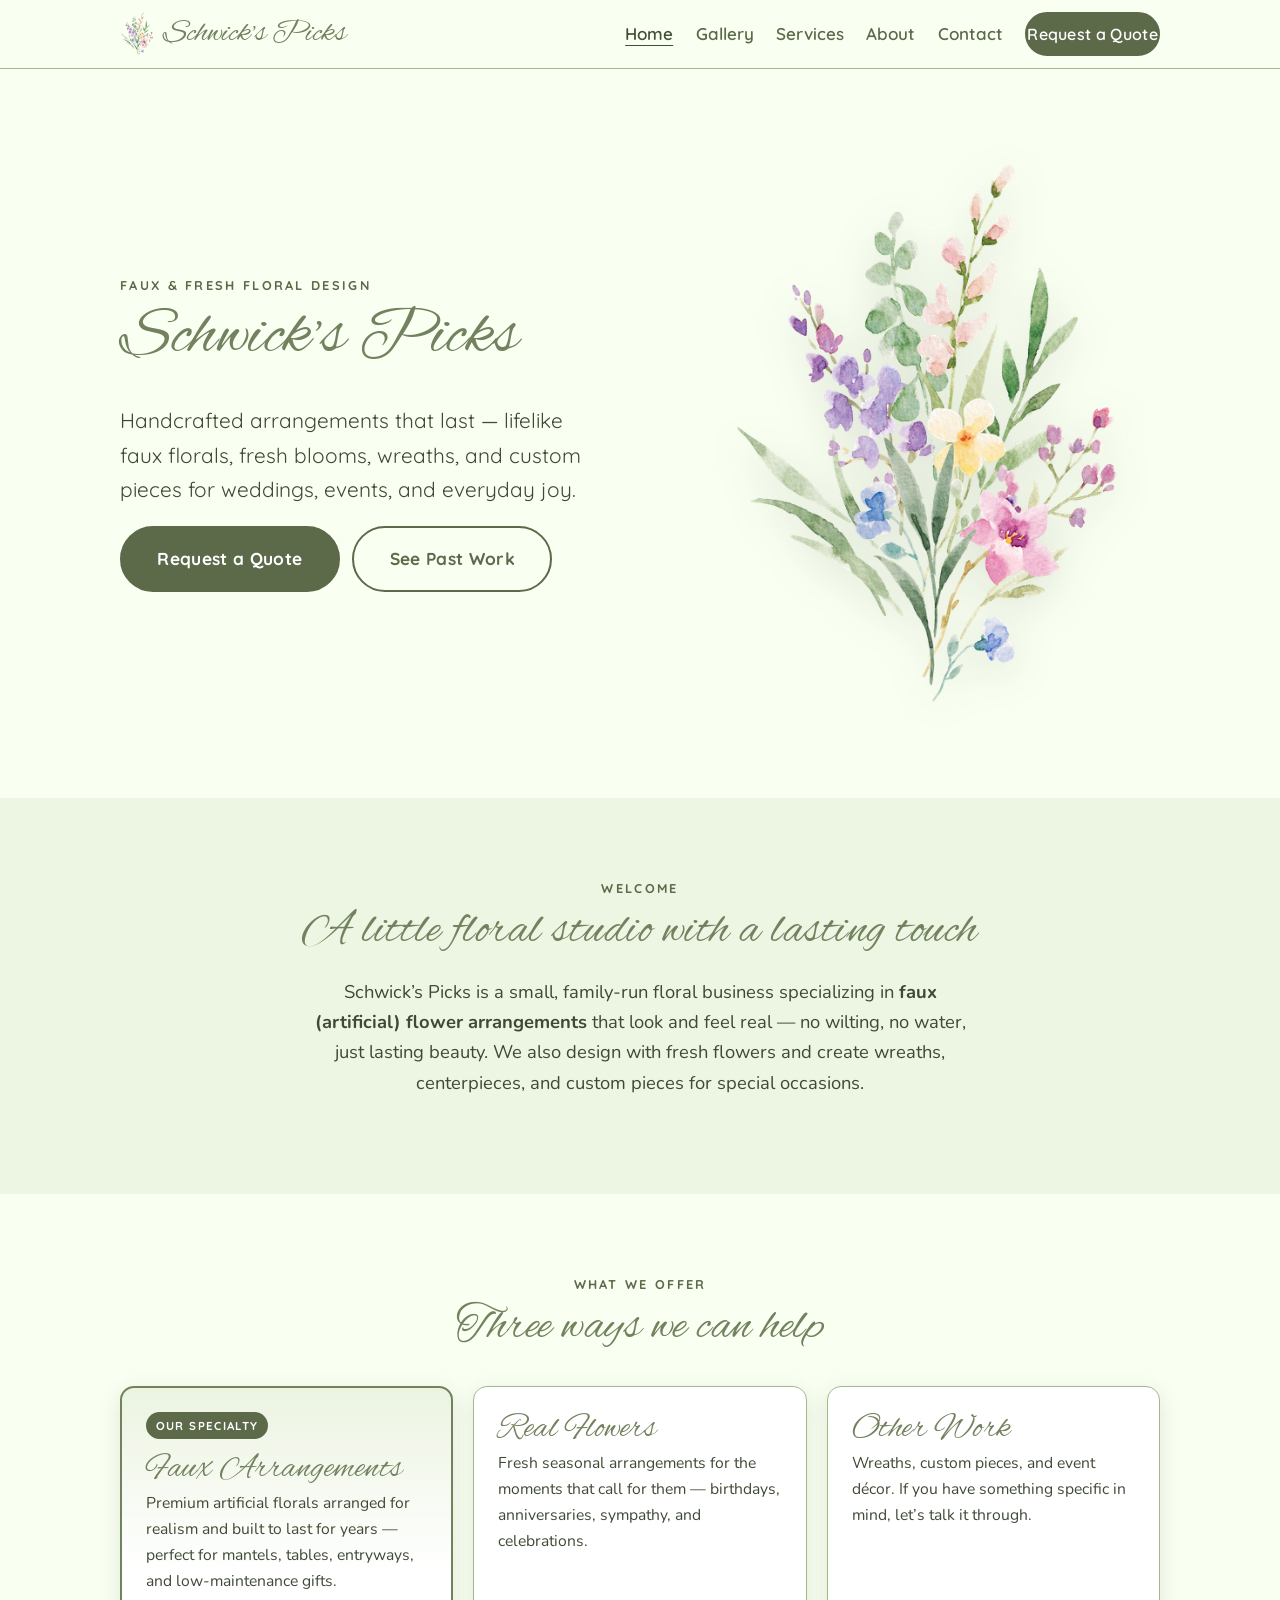
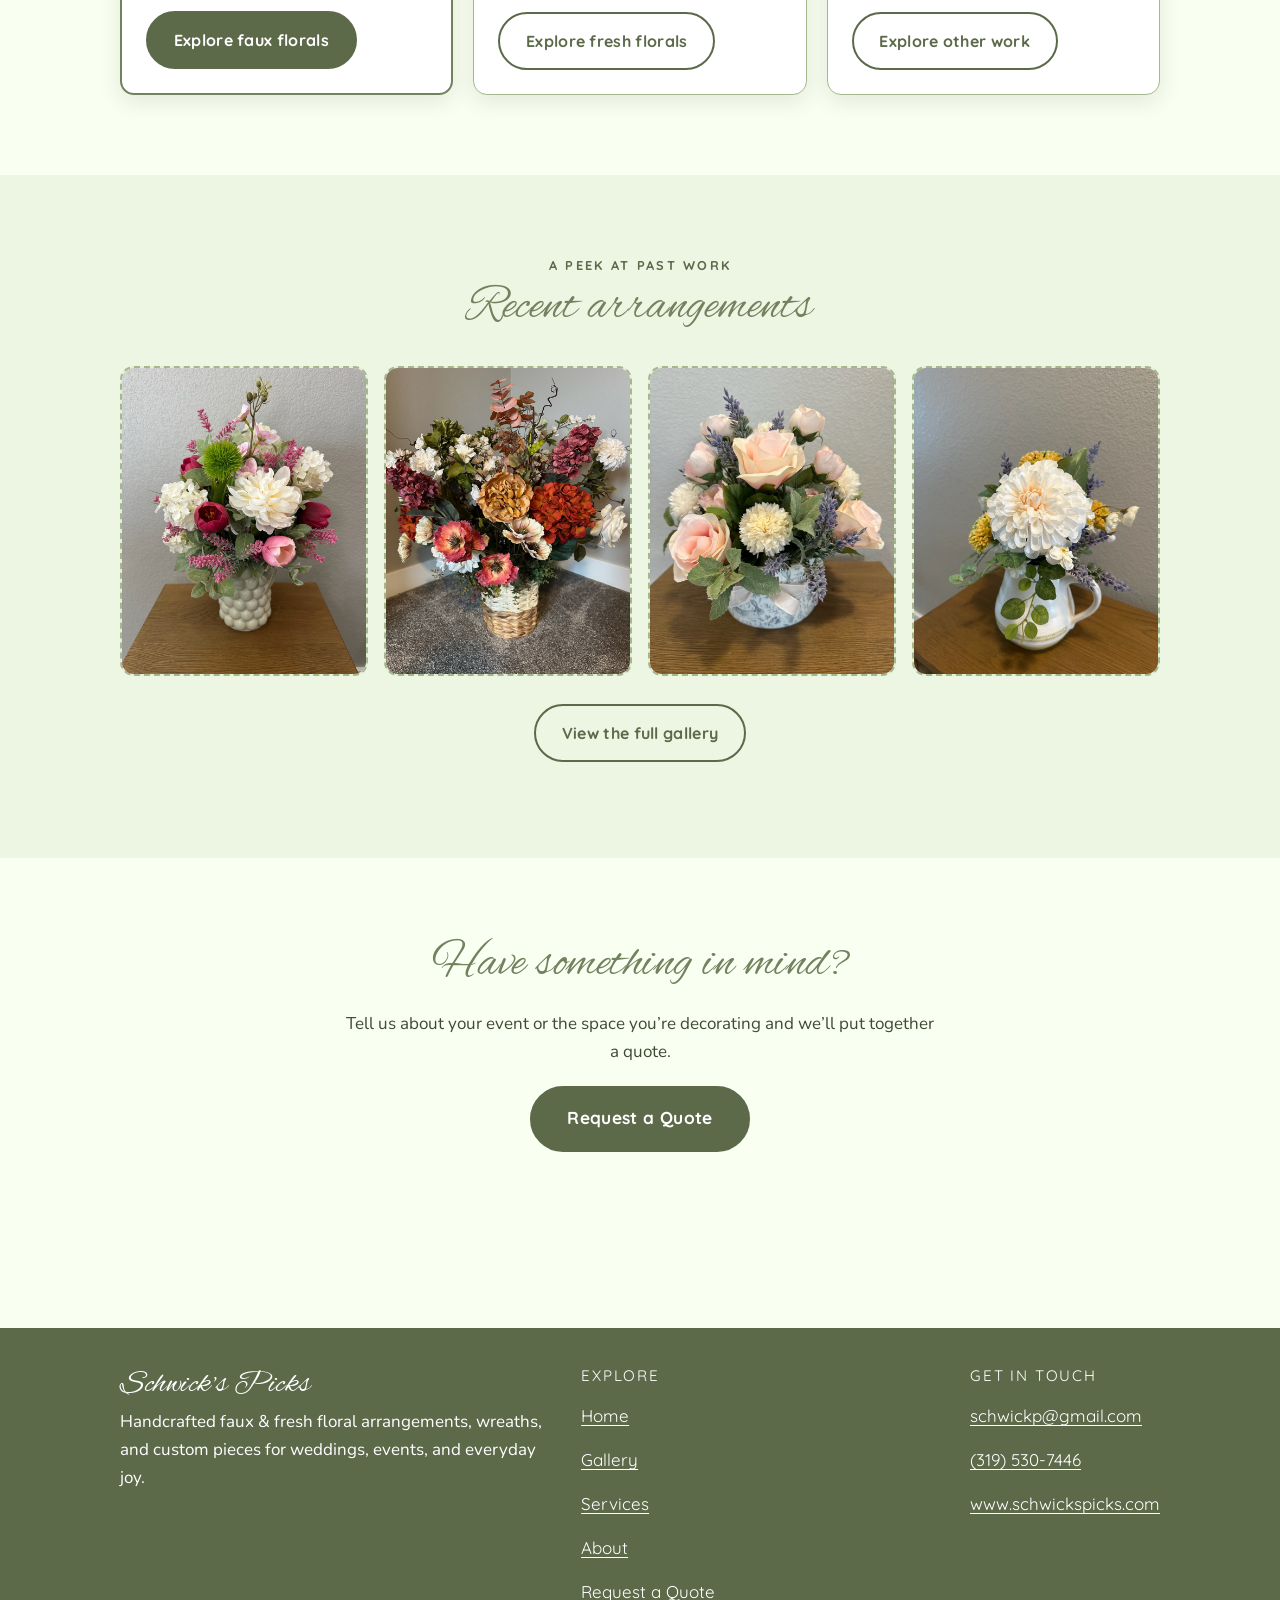
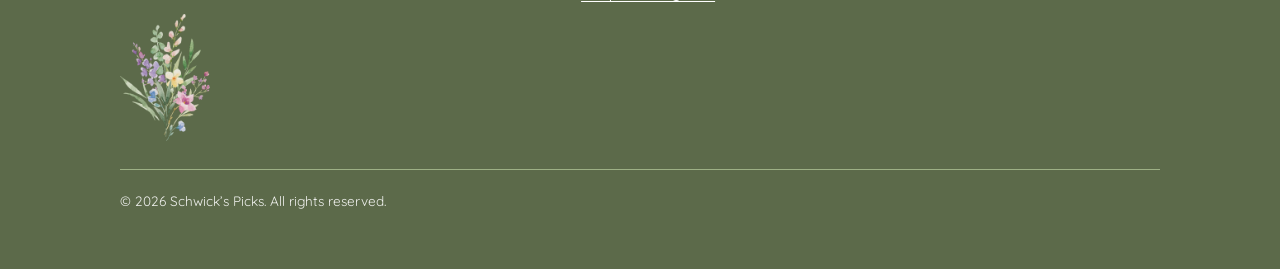
<file: index.html>
<!DOCTYPE html>
<html lang="en">
<head>
  <meta charset="UTF-8">
  <meta name="viewport" content="width=device-width, initial-scale=1">
  <title>Schwick's Picks — Faux &amp; Fresh Floral Arrangements</title>
  <meta name="description" content="Schwick's Picks creates handcrafted faux flower arrangements, plus fresh florals, wreaths, and custom pieces for weddings, events, and everyday joy.">

  <!-- Open Graph / social -->
  <meta property="og:type" content="website">
  <meta property="og:title" content="Schwick's Picks — Faux &amp; Fresh Floral Arrangements">
  <meta property="og:description" content="Handcrafted faux flower arrangements, plus fresh florals, wreaths, and custom pieces.">
  <meta property="og:image" content="assets/img/branding/schwicks-picks-floral.png">
  <meta property="og:site_name" content="Schwick's Picks">
  <meta name="twitter:card" content="summary">

  <link rel="icon" href="assets/img/branding/favicon.png" sizes="32x32" type="image/png">
  <link rel="apple-touch-icon" href="assets/img/branding/favicon-180.png">

  <link rel="preconnect" href="https://fonts.googleapis.com">
  <link rel="preconnect" href="https://fonts.gstatic.com" crossorigin>
  <link href="https://fonts.googleapis.com/css2?family=Alex+Brush&amp;family=Nunito:wght@400;600;700&amp;family=Quicksand:wght@500;600;700&amp;display=swap" rel="stylesheet">

  <link rel="stylesheet" href="styles.css">
</head>
<body>
  <a class="skip-link" href="#main">Skip to content</a>

  <!-- ===== Shared header (keep in sync across all pages) ===== -->
  <header class="site-header">
    <div class="container site-header__inner">
      <a class="brand" href="index.html">
        <img class="brand__mark" src="assets/img/branding/schwicks-picks-floral.png" alt="" width="34" height="44">
        <span class="brand__name">Schwick&rsquo;s Picks</span>
      </a>
      <button class="nav-toggle" type="button" aria-expanded="false" aria-controls="site-nav">
        <span class="visually-hidden">Menu</span>
        <span class="nav-toggle__bar"></span>
        <span class="nav-toggle__bar"></span>
        <span class="nav-toggle__bar"></span>
      </button>
      <nav class="site-nav" id="site-nav" aria-label="Primary">
        <ul>
          <li><a href="index.html" aria-current="page">Home</a></li>
          <li><a href="gallery.html">Gallery</a></li>
          <li><a href="services.html">Services</a></li>
          <li><a href="about.html">About</a></li>
          <li><a href="quote.html#contact">Contact</a></li>
          <li><a class="btn" href="quote.html">Request a Quote</a></li>
        </ul>
      </nav>
    </div>
  </header>

  <main id="main">

    <!-- ===== Hero ===== -->
    <section class="hero">
      <div class="container hero__grid">
        <img class="hero__art" src="assets/img/branding/schwicks-picks-floral.png"
             alt="Watercolor bouquet of wildflowers in soft purple, pink, yellow, and blue">
        <div class="hero__copy">
          <p class="eyebrow">Faux &amp; fresh floral design</p>
          <h1>Schwick&rsquo;s Picks</h1>
          <p class="hero__tagline">Handcrafted arrangements that last &mdash; lifelike faux florals, fresh blooms, wreaths, and custom pieces for weddings, events, and everyday joy.</p>
          <div class="hero__cta">
            <a class="btn btn--lg" href="quote.html">Request a Quote</a>
            <a class="btn btn--ghost btn--lg" href="gallery.html">See Past Work</a>
          </div>
        </div>
      </div>
    </section>

    <!-- ===== Intro ===== -->
    <section class="section section--tint">
      <div class="container">
        <p class="eyebrow center">Welcome</p>
        <h2 class="center">A little floral studio with a lasting touch</h2>
        <p class="lead narrow" style="margin-inline:auto; text-align:center;">
          Schwick&rsquo;s Picks is a small, family-run floral business specializing in
          <strong>faux (artificial) flower arrangements</strong> that look and feel real &mdash;
          no wilting, no water, just lasting beauty. We also design with fresh flowers and
          create wreaths, centerpieces, and custom pieces for special occasions.
        </p>
      </div>
    </section>

    <!-- ===== What we offer ===== -->
    <section class="section">
      <div class="container">
        <p class="eyebrow center">What we offer</p>
        <h2 class="center">Three ways we can help</h2>
        <div class="card-grid card-grid--3" style="margin-top:2rem;">

          <article class="offer-card offer-card--lead">
            <span class="badge">Our specialty</span>
            <h3>Faux Arrangements</h3>
            <p>Premium artificial florals arranged for realism and built to last for years &mdash; perfect for mantels, tables, entryways, and low-maintenance gifts.</p>
            <a class="btn" href="services.html#faux">Explore faux florals</a>
          </article>

          <article class="offer-card">
            <h3>Real Flowers</h3>
            <p>Fresh seasonal arrangements for the moments that call for them &mdash; birthdays, anniversaries, sympathy, and celebrations.</p>
            <a class="btn btn--ghost" href="services.html#real">Explore fresh florals</a>
          </article>

          <article class="offer-card">
            <h3>Other Work</h3>
            <p>Wreaths, custom pieces, and event d&eacute;cor. If you have something specific in mind, let&rsquo;s talk it through.</p>
            <a class="btn btn--ghost" href="services.html#other">Explore other work</a>
          </article>

        </div>
      </div>
    </section>

    <!-- ===== Gallery teaser ===== -->
    <section class="section section--tint">
      <div class="container">
        <p class="eyebrow center">A peek at past work</p>
        <h2 class="center">Recent arrangements</h2>
        <div class="gallery-grid" style="margin-top:2rem;">

          <figure class="gallery-figure">
            <div class="photo-ph">
              <img class="photo-ph__img" src="assets/img/gallery/faux-01.jpg" alt="Faux flower arrangement by Schwick&rsquo;s Picks" loading="lazy" width="900" height="1200">
            </div>
          </figure>

          <figure class="gallery-figure">
            <div class="photo-ph">
              <img class="photo-ph__img" src="assets/img/gallery/faux-02.jpg" alt="Faux flower arrangement by Schwick&rsquo;s Picks" loading="lazy" width="900" height="1200">
            </div>
          </figure>

          <figure class="gallery-figure">
            <div class="photo-ph">
              <img class="photo-ph__img" src="assets/img/gallery/faux-03.jpg" alt="Faux flower arrangement by Schwick&rsquo;s Picks" loading="lazy" width="900" height="1200">
            </div>
          </figure>

          <figure class="gallery-figure">
            <div class="photo-ph">
              <img class="photo-ph__img" src="assets/img/gallery/faux-06.jpg" alt="Faux flower arrangement by Schwick&rsquo;s Picks" loading="lazy" width="900" height="1200">
            </div>
          </figure>

        </div>
        <p class="center" style="margin-top:1.75rem;">
          <a class="btn btn--ghost" href="gallery.html">View the full gallery</a>
        </p>
      </div>
    </section>

    <!-- ===== CTA ===== -->
    <section class="section center">
      <div class="container">
        <h2>Have something in mind?</h2>
        <p class="narrow" style="margin-inline:auto;">Tell us about your event or the space you&rsquo;re decorating and we&rsquo;ll put together a quote.</p>
        <p style="margin-top:1.25rem;"><a class="btn btn--lg" href="quote.html">Request a Quote</a></p>
      </div>
    </section>

  </main>

  <!-- ===== Shared footer (keep in sync across all pages) ===== -->
  <footer class="site-footer">
    <div class="container">
      <div class="site-footer__grid">
        <div>
          <h2>Schwick&rsquo;s Picks</h2>
          <p>Handcrafted faux &amp; fresh floral arrangements, wreaths, and custom pieces for weddings, events, and everyday joy.</p>
          <!-- TODO: add service area, e.g. "Serving Eastern Iowa" -->
        </div>
        <div>
          <h3>Explore</h3>
          <ul>
            <li><a href="index.html">Home</a></li>
            <li><a href="gallery.html">Gallery</a></li>
            <li><a href="services.html">Services</a></li>
            <li><a href="about.html">About</a></li>
            <li><a href="quote.html">Request a Quote</a></li>
          </ul>
        </div>
        <div>
          <h3>Get in touch</h3>
          <ul>
            <li><a href="mailto:schwickp@gmail.com">schwickp@gmail.com</a></li>
            <li><a href="tel:+13195307446">(319) 530-7446</a></li>
            <li><a href="https://www.schwickspicks.com">www.schwickspicks.com</a></li>
          </ul>
        </div>
      </div>
      <img class="footer-art" src="assets/img/branding/schwicks-picks-floral.png" alt="" aria-hidden="true">
      <p class="footer-legal">&copy; <span id="year">2026</span> Schwick&rsquo;s Picks. All rights reserved.</p>
    </div>
  </footer>

  <script src="script.js"></script>
  <script>document.getElementById("year").textContent = new Date().getFullYear();</script>
</body>
</html>
</file>
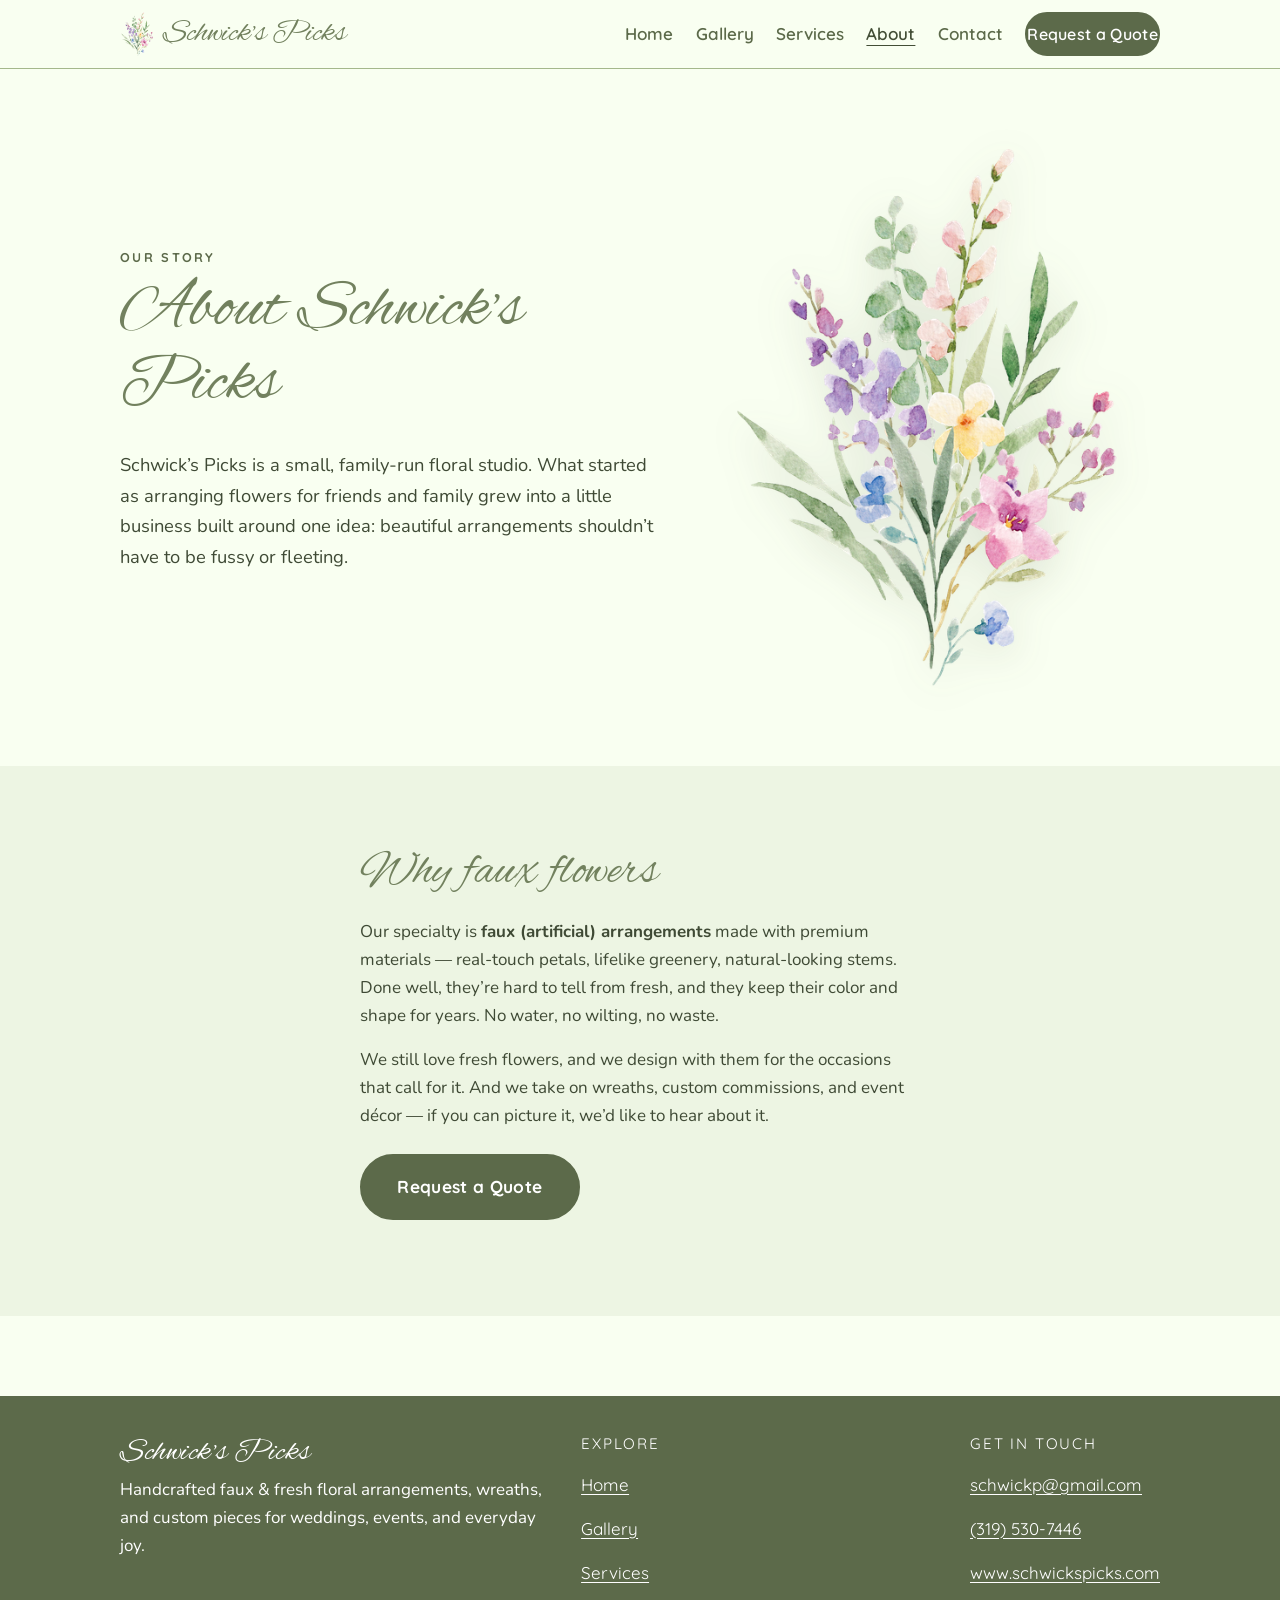
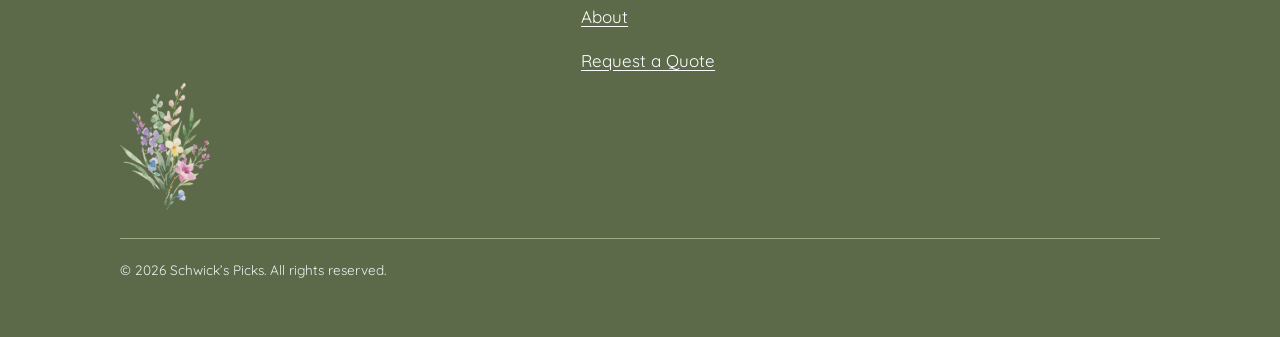
<file: about.html>
<!DOCTYPE html>
<html lang="en">
<head>
  <meta charset="UTF-8">
  <meta name="viewport" content="width=device-width, initial-scale=1">
  <title>About — Schwick's Picks</title>
  <meta name="description" content="The story behind Schwick's Picks — a small floral studio specializing in lasting faux flower arrangements, plus fresh florals and custom work.">

  <meta property="og:type" content="website">
  <meta property="og:title" content="About — Schwick's Picks">
  <meta property="og:description" content="A small floral studio specializing in lasting faux flower arrangements.">
  <meta property="og:image" content="assets/img/branding/schwicks-picks-floral.png">
  <meta property="og:site_name" content="Schwick's Picks">
  <meta name="twitter:card" content="summary">

  <link rel="icon" href="assets/img/branding/favicon.png" sizes="32x32" type="image/png">
  <link rel="apple-touch-icon" href="assets/img/branding/favicon-180.png">

  <link rel="preconnect" href="https://fonts.googleapis.com">
  <link rel="preconnect" href="https://fonts.gstatic.com" crossorigin>
  <link href="https://fonts.googleapis.com/css2?family=Alex+Brush&amp;family=Nunito:wght@400;600;700&amp;family=Quicksand:wght@500;600;700&amp;display=swap" rel="stylesheet">

  <link rel="stylesheet" href="styles.css">
</head>
<body>
  <a class="skip-link" href="#main">Skip to content</a>

  <!-- ===== Shared header (keep in sync across all pages) ===== -->
  <header class="site-header">
    <div class="container site-header__inner">
      <a class="brand" href="index.html">
        <img class="brand__mark" src="assets/img/branding/schwicks-picks-floral.png" alt="" width="34" height="44">
        <span class="brand__name">Schwick&rsquo;s Picks</span>
      </a>
      <button class="nav-toggle" type="button" aria-expanded="false" aria-controls="site-nav">
        <span class="visually-hidden">Menu</span>
        <span class="nav-toggle__bar"></span>
        <span class="nav-toggle__bar"></span>
        <span class="nav-toggle__bar"></span>
      </button>
      <nav class="site-nav" id="site-nav" aria-label="Primary">
        <ul>
          <li><a href="index.html">Home</a></li>
          <li><a href="gallery.html">Gallery</a></li>
          <li><a href="services.html">Services</a></li>
          <li><a href="about.html" aria-current="page">About</a></li>
          <li><a href="quote.html#contact">Contact</a></li>
          <li><a class="btn" href="quote.html">Request a Quote</a></li>
        </ul>
      </nav>
    </div>
  </header>

  <main id="main">

    <section class="section">
      <div class="container hero__grid">
        <img class="hero__art" src="assets/img/branding/schwicks-picks-floral.png"
             alt="Watercolor bouquet of wildflowers in soft purple, pink, yellow, and blue">
        <div class="hero__copy">
          <p class="eyebrow">Our story</p>
          <h1>About Schwick&rsquo;s Picks</h1>
          <p class="lead">
            Schwick&rsquo;s Picks is a small, family-run floral studio. What started as arranging flowers
            for friends and family grew into a little business built around one idea: beautiful arrangements
            shouldn&rsquo;t have to be fussy or fleeting.
          </p>
        </div>
      </div>
    </section>

    <section class="section section--tint">
      <div class="container narrow" style="margin-inline:auto;">
        <h2>Why faux flowers</h2>
        <p>
          Our specialty is <strong>faux (artificial) arrangements</strong> made with premium materials &mdash;
          real-touch petals, lifelike greenery, natural-looking stems. Done well, they&rsquo;re hard to tell
          from fresh, and they keep their color and shape for years. No water, no wilting, no waste.
        </p>
        <p>
          We still love fresh flowers, and we design with them for the occasions that call for it. And we
          take on wreaths, custom commissions, and event d&eacute;cor &mdash; if you can picture it, we&rsquo;d
          like to hear about it.
        </p>
        <p style="margin-top:1.5rem;"><a class="btn btn--lg" href="quote.html">Request a Quote</a></p>
      </div>
    </section>

  </main>

  <!-- ===== Shared footer (keep in sync across all pages) ===== -->
  <footer class="site-footer">
    <div class="container">
      <div class="site-footer__grid">
        <div>
          <h2>Schwick&rsquo;s Picks</h2>
          <p>Handcrafted faux &amp; fresh floral arrangements, wreaths, and custom pieces for weddings, events, and everyday joy.</p>
          <!-- TODO: add service area, e.g. "Serving Eastern Iowa" -->
        </div>
        <div>
          <h3>Explore</h3>
          <ul>
            <li><a href="index.html">Home</a></li>
            <li><a href="gallery.html">Gallery</a></li>
            <li><a href="services.html">Services</a></li>
            <li><a href="about.html">About</a></li>
            <li><a href="quote.html">Request a Quote</a></li>
          </ul>
        </div>
        <div>
          <h3>Get in touch</h3>
          <ul>
            <li><a href="mailto:schwickp@gmail.com">schwickp@gmail.com</a></li>
            <li><a href="tel:+13195307446">(319) 530-7446</a></li>
            <li><a href="https://www.schwickspicks.com">www.schwickspicks.com</a></li>
          </ul>
        </div>
      </div>
      <img class="footer-art" src="assets/img/branding/schwicks-picks-floral.png" alt="" aria-hidden="true">
      <p class="footer-legal">&copy; <span id="year">2026</span> Schwick&rsquo;s Picks. All rights reserved.</p>
    </div>
  </footer>

  <script src="script.js"></script>
  <script>document.getElementById("year").textContent = new Date().getFullYear();</script>
</body>
</html>
</file>
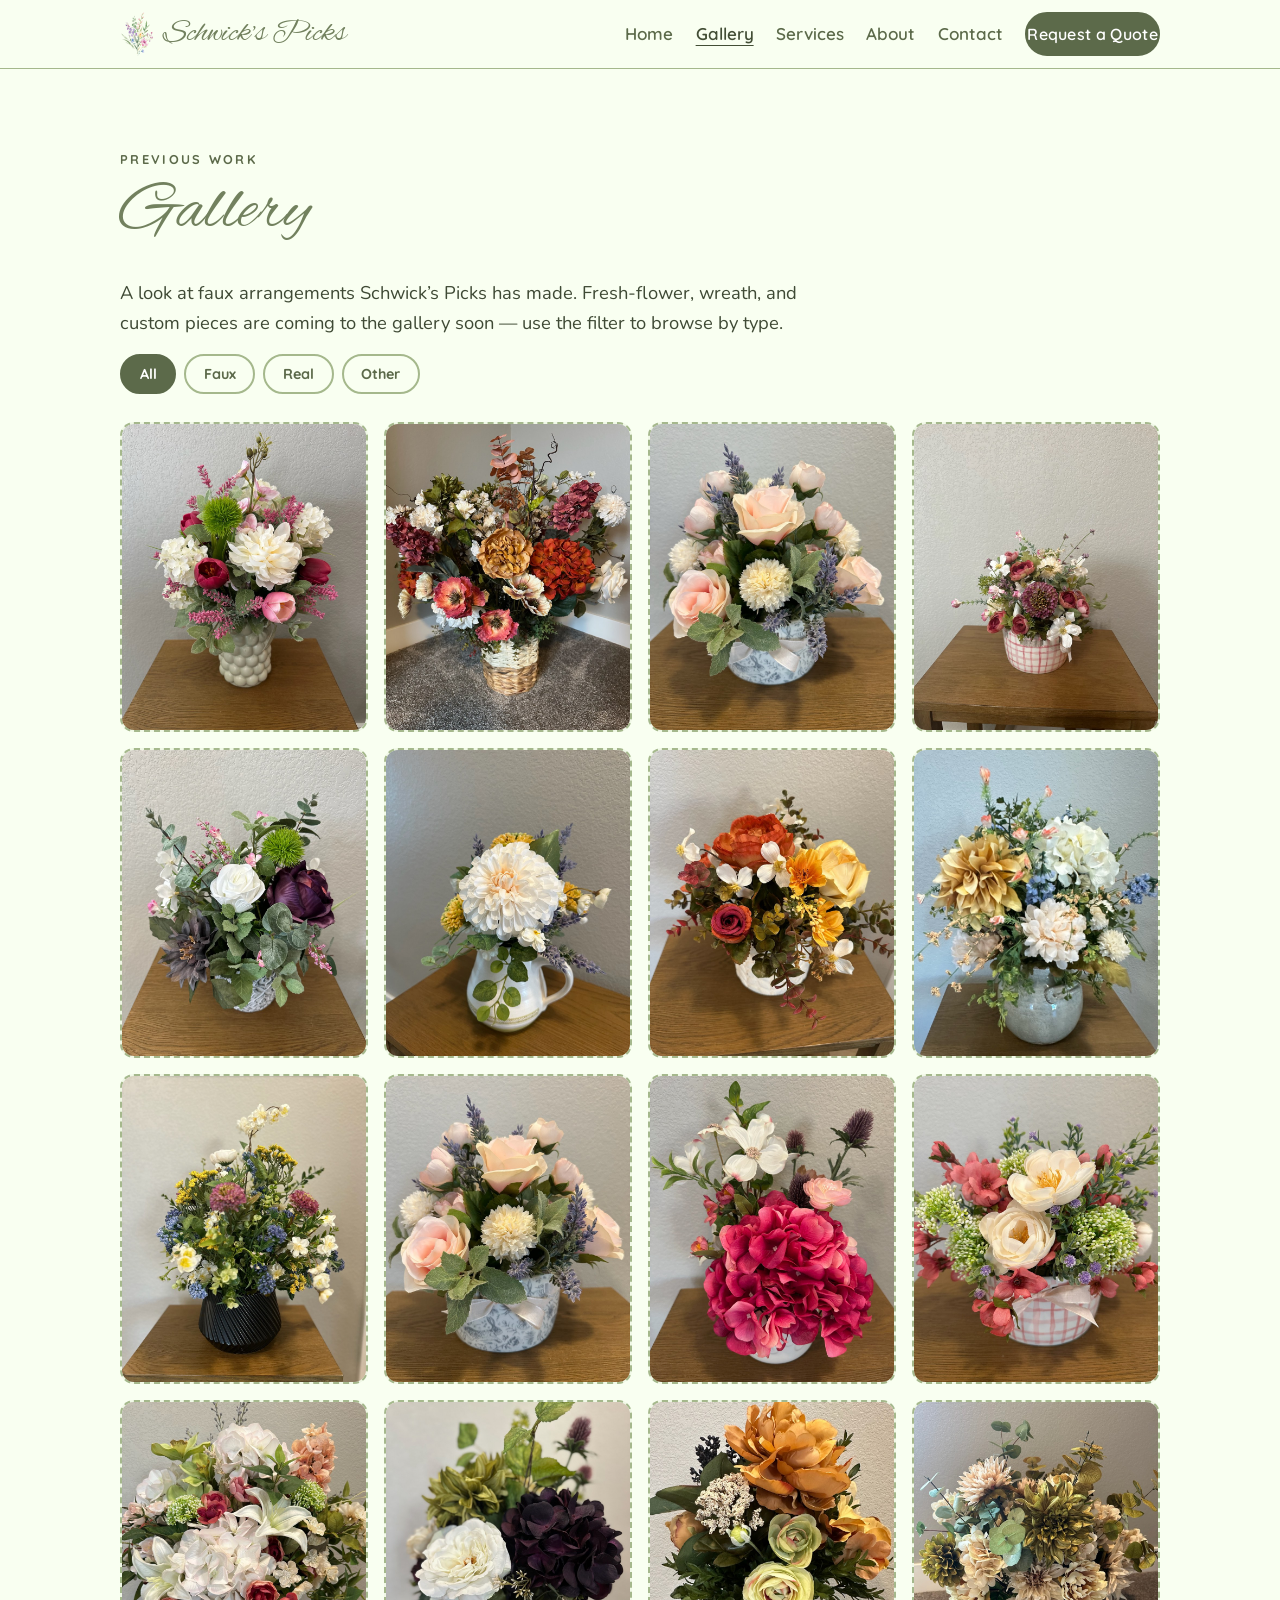
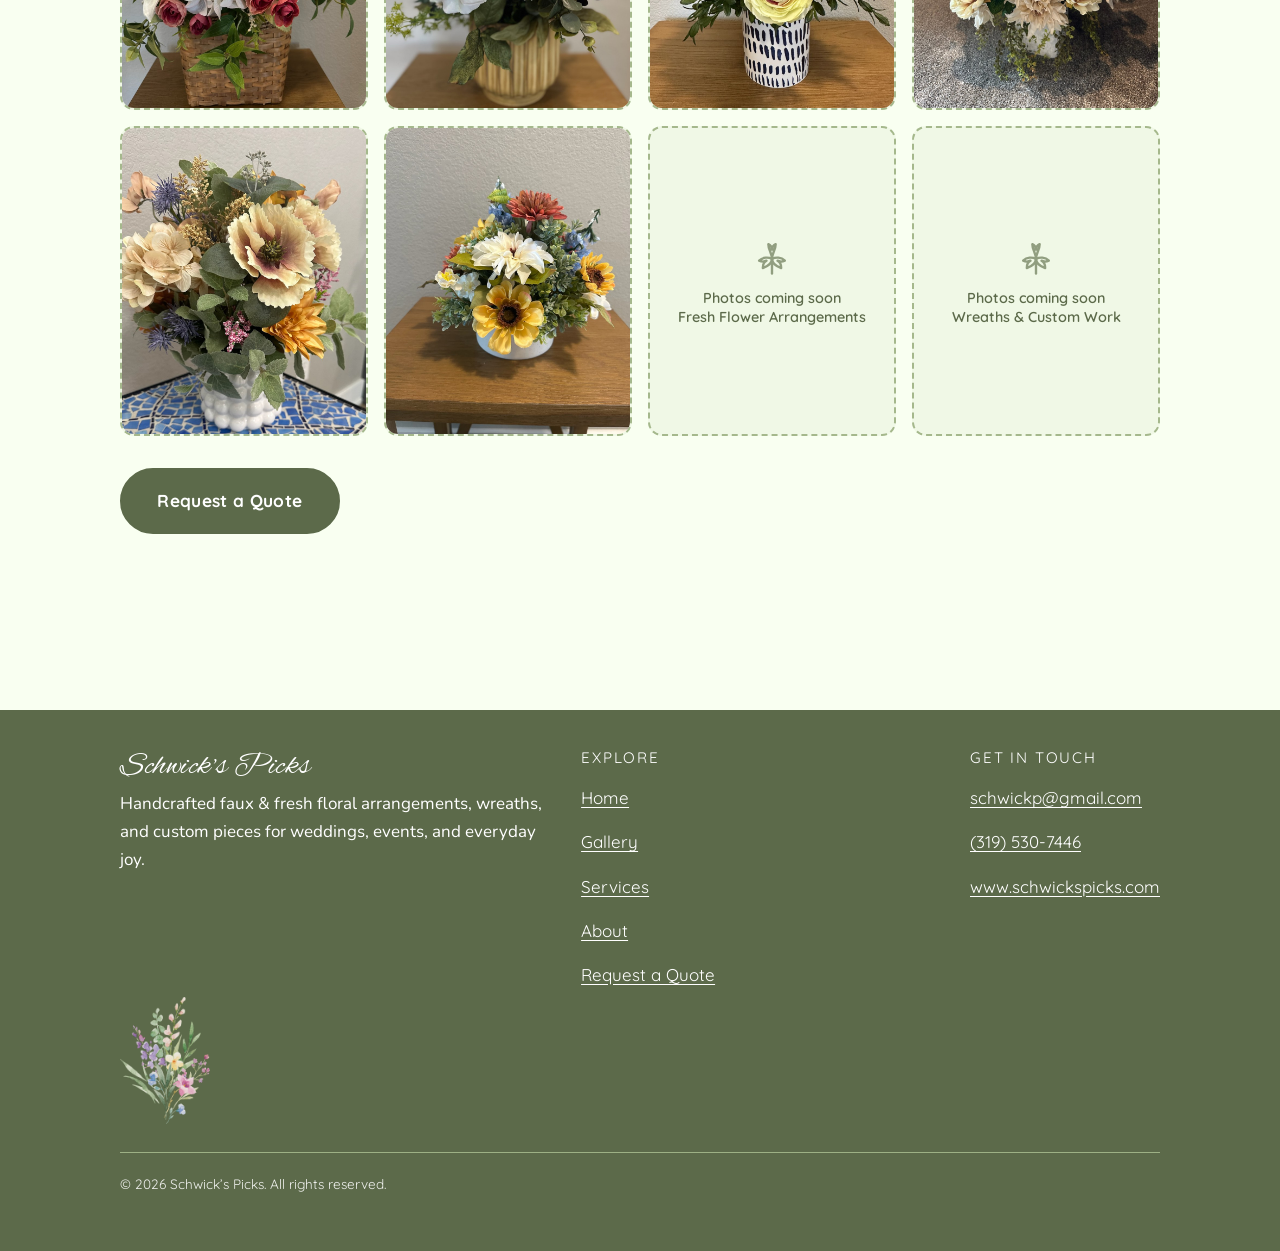
<file: gallery.html>
<!DOCTYPE html>
<html lang="en">
<head>
  <meta charset="UTF-8">
  <meta name="viewport" content="width=device-width, initial-scale=1">
  <title>Gallery — Schwick's Picks</title>
  <meta name="description" content="A gallery of past floral work from Schwick's Picks — faux arrangements, with fresh flowers, wreaths, and custom pieces to come.">

  <meta property="og:type" content="website">
  <meta property="og:title" content="Gallery — Schwick's Picks">
  <meta property="og:description" content="Past floral work — faux arrangements, with fresh flowers, wreaths, and custom pieces to come.">
  <meta property="og:image" content="assets/img/gallery/faux-01.jpg">
  <meta property="og:site_name" content="Schwick's Picks">
  <meta name="twitter:card" content="summary_large_image">

  <link rel="icon" href="assets/img/branding/favicon.png" sizes="32x32" type="image/png">
  <link rel="apple-touch-icon" href="assets/img/branding/favicon-180.png">

  <link rel="preconnect" href="https://fonts.googleapis.com">
  <link rel="preconnect" href="https://fonts.gstatic.com" crossorigin>
  <link href="https://fonts.googleapis.com/css2?family=Alex+Brush&amp;family=Nunito:wght@400;600;700&amp;family=Quicksand:wght@500;600;700&amp;display=swap" rel="stylesheet">

  <link rel="stylesheet" href="styles.css">
</head>
<body>
  <a class="skip-link" href="#main">Skip to content</a>

  <!-- ===== Shared header (keep in sync across all pages) ===== -->
  <header class="site-header">
    <div class="container site-header__inner">
      <a class="brand" href="index.html">
        <img class="brand__mark" src="assets/img/branding/schwicks-picks-floral.png" alt="" width="34" height="44">
        <span class="brand__name">Schwick&rsquo;s Picks</span>
      </a>
      <button class="nav-toggle" type="button" aria-expanded="false" aria-controls="site-nav">
        <span class="visually-hidden">Menu</span>
        <span class="nav-toggle__bar"></span>
        <span class="nav-toggle__bar"></span>
        <span class="nav-toggle__bar"></span>
      </button>
      <nav class="site-nav" id="site-nav" aria-label="Primary">
        <ul>
          <li><a href="index.html">Home</a></li>
          <li><a href="gallery.html" aria-current="page">Gallery</a></li>
          <li><a href="services.html">Services</a></li>
          <li><a href="about.html">About</a></li>
          <li><a href="quote.html#contact">Contact</a></li>
          <li><a class="btn" href="quote.html">Request a Quote</a></li>
        </ul>
      </nav>
    </div>
  </header>

  <main id="main">

    <section class="section">
      <div class="container">
        <p class="eyebrow">Previous work</p>
        <h1>Gallery</h1>
        <p class="lead">A look at faux arrangements Schwick&rsquo;s Picks has made. Fresh-flower, wreath, and custom pieces are coming to the gallery soon &mdash; use the filter to browse by type.</p>

        <!-- Vanilla-JS filter. Works without JS: all items simply show. -->
        <div class="filter-bar" data-filter-bar role="group" aria-label="Filter gallery by type">
          <button class="filter-btn" type="button" data-filter="all" aria-pressed="true">All</button>
          <button class="filter-btn" type="button" data-filter="faux" aria-pressed="false">Faux</button>
          <button class="filter-btn" type="button" data-filter="real" aria-pressed="false">Real</button>
          <button class="filter-btn" type="button" data-filter="other" aria-pressed="false">Other</button>
        </div>

        <div class="gallery-grid">

          <figure class="gallery-figure" data-category="faux">
            <div class="photo-ph">
              <img class="photo-ph__img" src="assets/img/gallery/faux-01.jpg" alt="Faux flower arrangement by Schwick&rsquo;s Picks" loading="lazy" width="900" height="1200">
            </div>
          </figure>
          <figure class="gallery-figure" data-category="faux">
            <div class="photo-ph">
              <img class="photo-ph__img" src="assets/img/gallery/faux-02.jpg" alt="Faux flower arrangement by Schwick&rsquo;s Picks" loading="lazy" width="900" height="1200">
            </div>
          </figure>
          <figure class="gallery-figure" data-category="faux">
            <div class="photo-ph">
              <img class="photo-ph__img" src="assets/img/gallery/faux-03.jpg" alt="Faux flower arrangement by Schwick&rsquo;s Picks" loading="lazy" width="900" height="1200">
            </div>
          </figure>
          <figure class="gallery-figure" data-category="faux">
            <div class="photo-ph">
              <img class="photo-ph__img" src="assets/img/gallery/faux-04.jpg" alt="Faux flower arrangement by Schwick&rsquo;s Picks" loading="lazy" width="900" height="1200">
            </div>
          </figure>
          <figure class="gallery-figure" data-category="faux">
            <div class="photo-ph">
              <img class="photo-ph__img" src="assets/img/gallery/faux-05.jpg" alt="Faux flower arrangement by Schwick&rsquo;s Picks" loading="lazy" width="900" height="1200">
            </div>
          </figure>
          <figure class="gallery-figure" data-category="faux">
            <div class="photo-ph">
              <img class="photo-ph__img" src="assets/img/gallery/faux-06.jpg" alt="Faux flower arrangement by Schwick&rsquo;s Picks" loading="lazy" width="900" height="1200">
            </div>
          </figure>
          <figure class="gallery-figure" data-category="faux">
            <div class="photo-ph">
              <img class="photo-ph__img" src="assets/img/gallery/faux-07.jpg" alt="Faux flower arrangement by Schwick&rsquo;s Picks" loading="lazy" width="900" height="1200">
            </div>
          </figure>
          <figure class="gallery-figure" data-category="faux">
            <div class="photo-ph">
              <img class="photo-ph__img" src="assets/img/gallery/faux-08.jpg" alt="Faux flower arrangement by Schwick&rsquo;s Picks" loading="lazy" width="900" height="1200">
            </div>
          </figure>
          <figure class="gallery-figure" data-category="faux">
            <div class="photo-ph">
              <img class="photo-ph__img" src="assets/img/gallery/faux-09.jpg" alt="Faux flower arrangement by Schwick&rsquo;s Picks" loading="lazy" width="900" height="1200">
            </div>
          </figure>
          <figure class="gallery-figure" data-category="faux">
            <div class="photo-ph">
              <img class="photo-ph__img" src="assets/img/gallery/faux-10.jpg" alt="Faux flower arrangement by Schwick&rsquo;s Picks" loading="lazy" width="900" height="1200">
            </div>
          </figure>
          <figure class="gallery-figure" data-category="faux">
            <div class="photo-ph">
              <img class="photo-ph__img" src="assets/img/gallery/faux-11.jpg" alt="Faux flower arrangement by Schwick&rsquo;s Picks" loading="lazy" width="900" height="1200">
            </div>
          </figure>
          <figure class="gallery-figure" data-category="faux">
            <div class="photo-ph">
              <img class="photo-ph__img" src="assets/img/gallery/faux-12.jpg" alt="Faux flower arrangement by Schwick&rsquo;s Picks" loading="lazy" width="900" height="1200">
            </div>
          </figure>
          <figure class="gallery-figure" data-category="faux">
            <div class="photo-ph">
              <img class="photo-ph__img" src="assets/img/gallery/faux-13.jpg" alt="Faux flower arrangement by Schwick&rsquo;s Picks" loading="lazy" width="900" height="1200">
            </div>
          </figure>
          <figure class="gallery-figure" data-category="faux">
            <div class="photo-ph">
              <img class="photo-ph__img" src="assets/img/gallery/faux-14.jpg" alt="Faux flower arrangement by Schwick&rsquo;s Picks" loading="lazy" width="900" height="1200">
            </div>
          </figure>
          <figure class="gallery-figure" data-category="faux">
            <div class="photo-ph">
              <img class="photo-ph__img" src="assets/img/gallery/faux-15.jpg" alt="Faux flower arrangement by Schwick&rsquo;s Picks" loading="lazy" width="900" height="1200">
            </div>
          </figure>
          <figure class="gallery-figure" data-category="faux">
            <div class="photo-ph">
              <img class="photo-ph__img" src="assets/img/gallery/faux-16.jpg" alt="Faux flower arrangement by Schwick&rsquo;s Picks" loading="lazy" width="900" height="1200">
            </div>
          </figure>
          <figure class="gallery-figure" data-category="faux">
            <div class="photo-ph">
              <img class="photo-ph__img" src="assets/img/gallery/faux-17.jpg" alt="Faux flower arrangement by Schwick&rsquo;s Picks" loading="lazy" width="900" height="1200">
            </div>
          </figure>
          <figure class="gallery-figure" data-category="faux">
            <div class="photo-ph">
              <img class="photo-ph__img" src="assets/img/gallery/faux-18.jpg" alt="Faux flower arrangement by Schwick&rsquo;s Picks" loading="lazy" width="900" height="1200">
            </div>
          </figure>

          <!-- Owner: fresh-flower photos go here. Drop in assets/img/gallery/real-01.jpg etc.
               and replace this whole <figure> with the same markup as the faux ones (data-category="real"). -->
          <figure class="gallery-figure" data-category="real">
            <div class="photo-ph">
              <img class="ph-glyph" src="assets/img/branding/sprig.svg" alt="" aria-hidden="true">
              <span class="photo-ph__caption">Photos coming soon<br>Fresh Flower Arrangements</span>
            </div>
          </figure>
          <!-- Owner: wreath / custom / event photos go here (assets/img/gallery/other-01.jpg etc.), data-category="other". -->
          <figure class="gallery-figure" data-category="other">
            <div class="photo-ph">
              <img class="ph-glyph" src="assets/img/branding/sprig.svg" alt="" aria-hidden="true">
              <span class="photo-ph__caption">Photos coming soon<br>Wreaths &amp; Custom Work</span>
            </div>
          </figure>

        </div>

        <p style="margin-top:2rem;"><a class="btn btn--lg" href="quote.html">Request a Quote</a></p>
      </div>
    </section>

  </main>

  <!-- ===== Shared footer (keep in sync across all pages) ===== -->
  <footer class="site-footer">
    <div class="container">
      <div class="site-footer__grid">
        <div>
          <h2>Schwick&rsquo;s Picks</h2>
          <p>Handcrafted faux &amp; fresh floral arrangements, wreaths, and custom pieces for weddings, events, and everyday joy.</p>
          <!-- TODO: add service area, e.g. "Serving Eastern Iowa" -->
        </div>
        <div>
          <h3>Explore</h3>
          <ul>
            <li><a href="index.html">Home</a></li>
            <li><a href="gallery.html">Gallery</a></li>
            <li><a href="services.html">Services</a></li>
            <li><a href="about.html">About</a></li>
            <li><a href="quote.html">Request a Quote</a></li>
          </ul>
        </div>
        <div>
          <h3>Get in touch</h3>
          <ul>
            <li><a href="mailto:schwickp@gmail.com">schwickp@gmail.com</a></li>
            <li><a href="tel:+13195307446">(319) 530-7446</a></li>
            <li><a href="https://www.schwickspicks.com">www.schwickspicks.com</a></li>
          </ul>
        </div>
      </div>
      <img class="footer-art" src="assets/img/branding/schwicks-picks-floral.png" alt="" aria-hidden="true">
      <p class="footer-legal">&copy; <span id="year">2026</span> Schwick&rsquo;s Picks. All rights reserved.</p>
    </div>
  </footer>

  <script src="script.js"></script>
  <script>document.getElementById("year").textContent = new Date().getFullYear();</script>
</body>
</html>
</file>
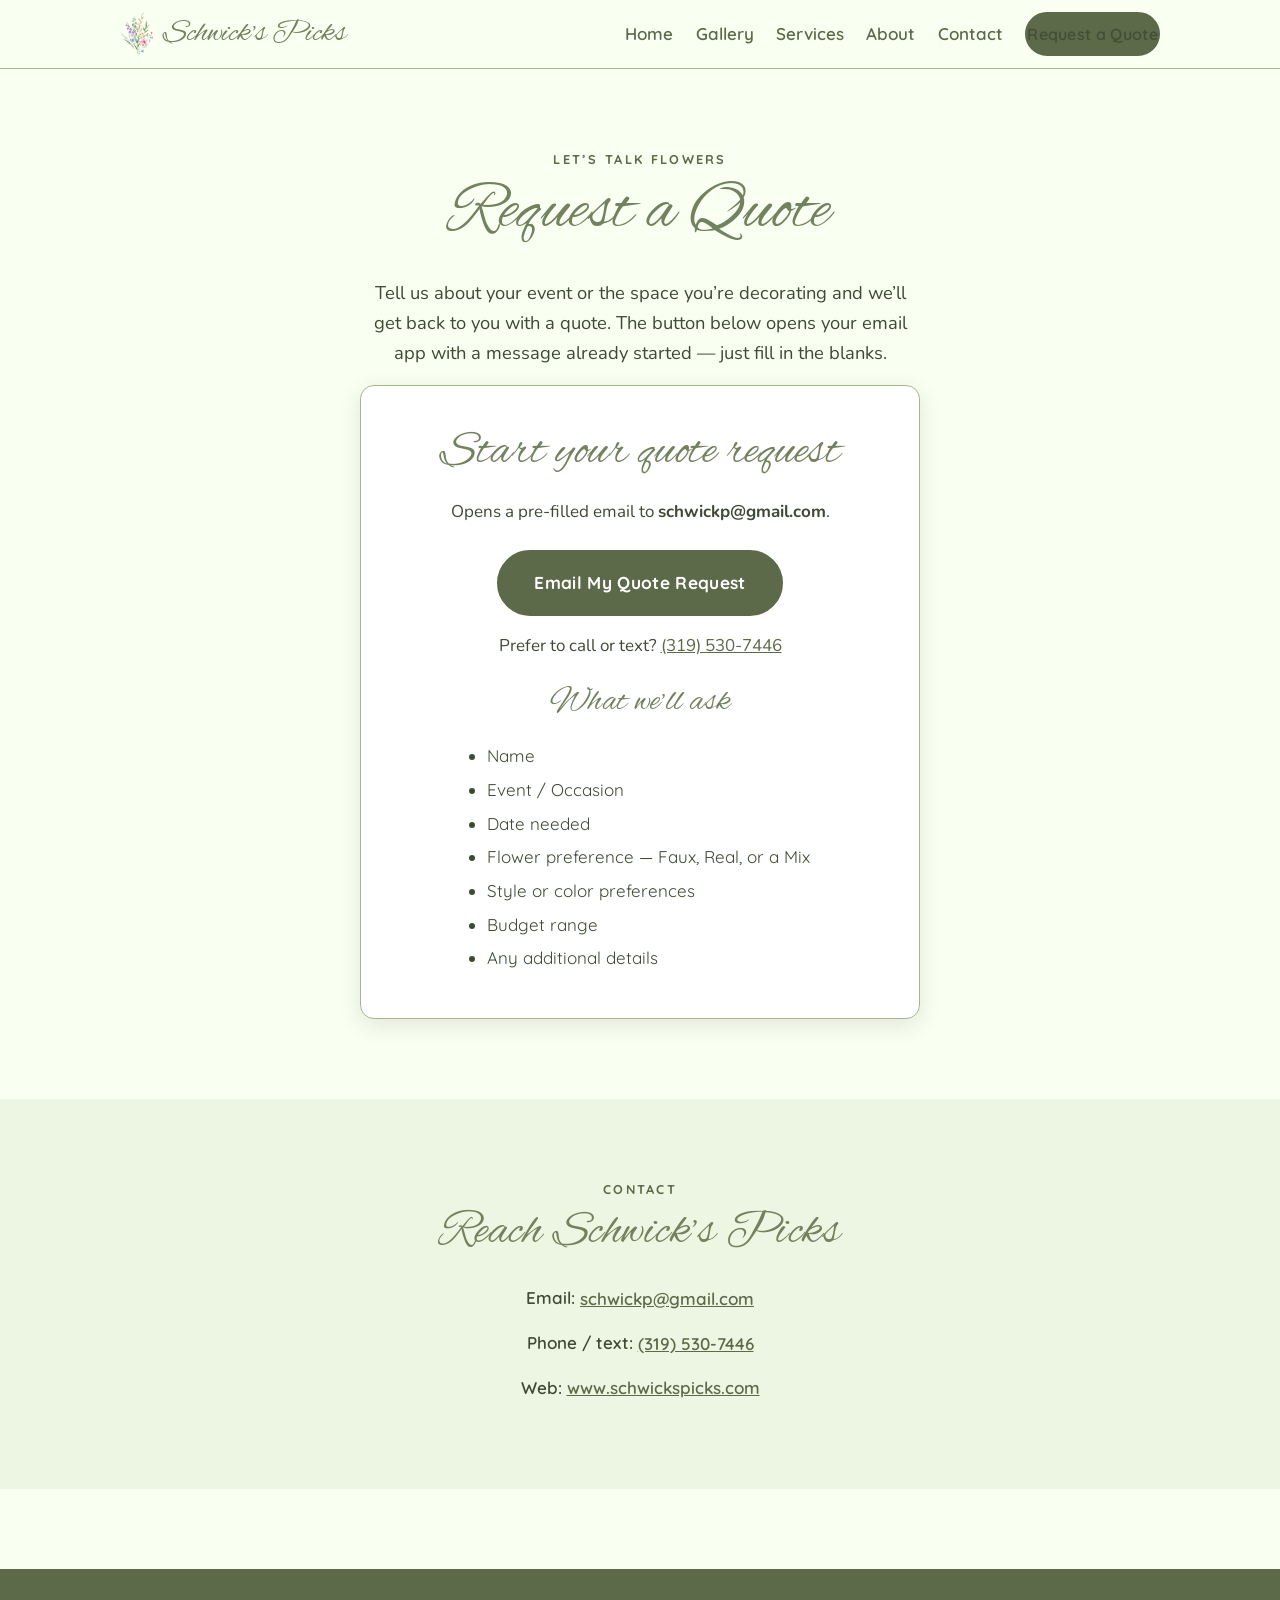
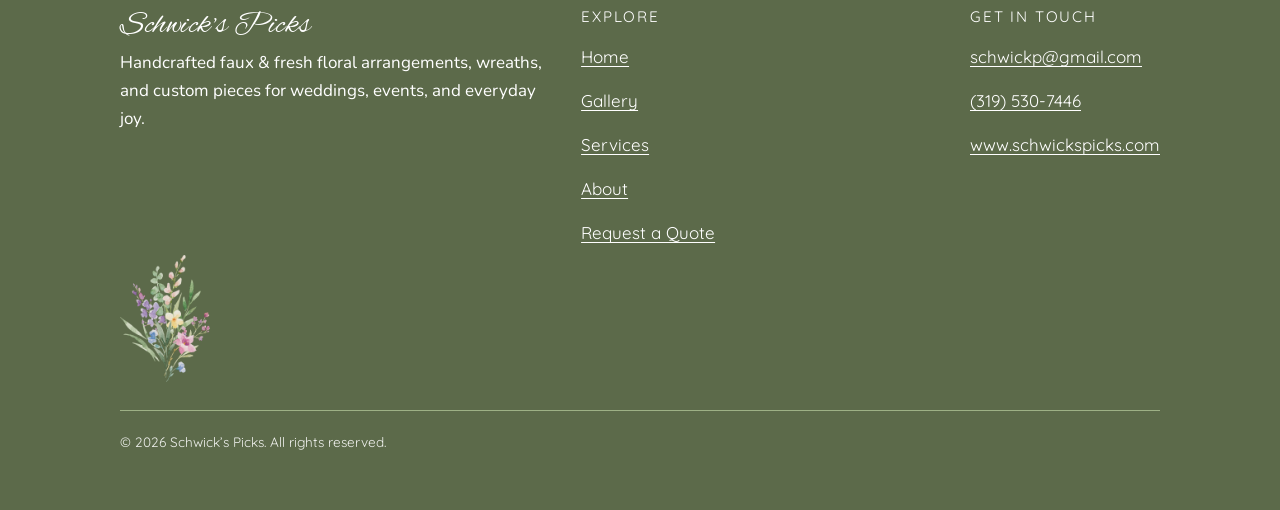
<file: quote.html>
<!DOCTYPE html>
<html lang="en">
<head>
  <meta charset="UTF-8">
  <meta name="viewport" content="width=device-width, initial-scale=1">
  <title>Request a Quote — Schwick's Picks</title>
  <meta name="description" content="Request a quote from Schwick's Picks for faux or fresh floral arrangements, wreaths, and custom pieces. Email or call (319) 530-7446.">

  <meta property="og:type" content="website">
  <meta property="og:title" content="Request a Quote — Schwick's Picks">
  <meta property="og:description" content="Request a quote for faux or fresh floral arrangements, wreaths, and custom pieces.">
  <meta property="og:image" content="assets/img/branding/schwicks-picks-floral.png">
  <meta property="og:site_name" content="Schwick's Picks">
  <meta name="twitter:card" content="summary">

  <link rel="icon" href="assets/img/branding/favicon.png" sizes="32x32" type="image/png">
  <link rel="apple-touch-icon" href="assets/img/branding/favicon-180.png">

  <link rel="preconnect" href="https://fonts.googleapis.com">
  <link rel="preconnect" href="https://fonts.gstatic.com" crossorigin>
  <link href="https://fonts.googleapis.com/css2?family=Alex+Brush&amp;family=Nunito:wght@400;600;700&amp;family=Quicksand:wght@500;600;700&amp;display=swap" rel="stylesheet">

  <link rel="stylesheet" href="styles.css">
</head>
<body>
  <a class="skip-link" href="#main">Skip to content</a>

  <!-- ===== Shared header (keep in sync across all pages) ===== -->
  <header class="site-header">
    <div class="container site-header__inner">
      <a class="brand" href="index.html">
        <img class="brand__mark" src="assets/img/branding/schwicks-picks-floral.png" alt="" width="34" height="44">
        <span class="brand__name">Schwick&rsquo;s Picks</span>
      </a>
      <button class="nav-toggle" type="button" aria-expanded="false" aria-controls="site-nav">
        <span class="visually-hidden">Menu</span>
        <span class="nav-toggle__bar"></span>
        <span class="nav-toggle__bar"></span>
        <span class="nav-toggle__bar"></span>
      </button>
      <nav class="site-nav" id="site-nav" aria-label="Primary">
        <ul>
          <li><a href="index.html">Home</a></li>
          <li><a href="gallery.html">Gallery</a></li>
          <li><a href="services.html">Services</a></li>
          <li><a href="about.html">About</a></li>
          <li><a href="quote.html#contact">Contact</a></li>
          <li><a class="btn" href="quote.html" aria-current="page">Request a Quote</a></li>
        </ul>
      </nav>
    </div>
  </header>

  <main id="main">

    <section class="section">
      <div class="container narrow" style="margin-inline:auto;">
        <p class="eyebrow center">Let&rsquo;s talk flowers</p>
        <h1 class="center">Request a Quote</h1>
        <p class="lead center">
          Tell us about your event or the space you&rsquo;re decorating and we&rsquo;ll get back to you with a quote.
          The button below opens your email app with a message already started &mdash; just fill in the blanks.
        </p>

        <!-- NOTE: This is a mailto link, not a submitting form (the site has no backend).
             It can be upgraded later to a hosted form service (e.g. Formspree) without
             changing the page's look — swap this .quote-card's button for a <form>. -->
        <div class="quote-card">
          <h2>Start your quote request</h2>
          <p>Opens a pre-filled email to <strong>schwickp@gmail.com</strong>.</p>
          <a class="btn btn--lg"
             href="mailto:schwickp@gmail.com?subject=Quote%20Request%20-%20Schwick%27s%20Picks&amp;body=Hi%20Schwick%27s%20Picks%2C%0D%0A%0D%0AI%27d%20like%20to%20request%20a%20quote.%20Here%20are%20the%20details%3A%0D%0A%0D%0AName%3A%20%0D%0AEvent%20%2F%20Occasion%3A%20%0D%0ADate%20Needed%3A%20%0D%0AFlower%20Preference%20(Faux%20%2F%20Real%20%2F%20Mix)%3A%20%0D%0AStyle%20or%20Color%20Preferences%3A%20%0D%0ABudget%20Range%3A%20%0D%0AAdditional%20Details%3A%20%0D%0A%0D%0AThank%20you!">
            Email My Quote Request
          </a>
          <p>Prefer to call or text? <a href="tel:+13195307446">(319) 530-7446</a></p>

          <h3 style="margin-top:1.5rem;">What we&rsquo;ll ask</h3>
          <ul class="service-list" style="text-align:left; display:inline-block;">
            <li>Name</li>
            <li>Event / Occasion</li>
            <li>Date needed</li>
            <li>Flower preference &mdash; Faux, Real, or a Mix</li>
            <li>Style or color preferences</li>
            <li>Budget range</li>
            <li>Any additional details</li>
          </ul>
        </div>
      </div>
    </section>

    <!-- ===== Contact details ===== -->
    <section class="section section--tint" id="contact">
      <div class="container narrow" style="margin-inline:auto;">
        <p class="eyebrow center">Contact</p>
        <h2 class="center">Reach Schwick&rsquo;s Picks</h2>
        <ul class="contact-lines center">
          <li>Email: <a href="mailto:schwickp@gmail.com">schwickp@gmail.com</a></li>
          <li>Phone / text: <a href="tel:+13195307446">(319) 530-7446</a></li>
          <li>Web: <a href="https://www.schwickspicks.com">www.schwickspicks.com</a></li>
          <!-- TODO: add service area, e.g. "Serving Eastern Iowa" -->
        </ul>
      </div>
    </section>

  </main>

  <!-- ===== Shared footer (keep in sync across all pages) ===== -->
  <footer class="site-footer">
    <div class="container">
      <div class="site-footer__grid">
        <div>
          <h2>Schwick&rsquo;s Picks</h2>
          <p>Handcrafted faux &amp; fresh floral arrangements, wreaths, and custom pieces for weddings, events, and everyday joy.</p>
          <!-- TODO: add service area, e.g. "Serving Eastern Iowa" -->
        </div>
        <div>
          <h3>Explore</h3>
          <ul>
            <li><a href="index.html">Home</a></li>
            <li><a href="gallery.html">Gallery</a></li>
            <li><a href="services.html">Services</a></li>
            <li><a href="about.html">About</a></li>
            <li><a href="quote.html">Request a Quote</a></li>
          </ul>
        </div>
        <div>
          <h3>Get in touch</h3>
          <ul>
            <li><a href="mailto:schwickp@gmail.com">schwickp@gmail.com</a></li>
            <li><a href="tel:+13195307446">(319) 530-7446</a></li>
            <li><a href="https://www.schwickspicks.com">www.schwickspicks.com</a></li>
          </ul>
        </div>
      </div>
      <img class="footer-art" src="assets/img/branding/schwicks-picks-floral.png" alt="" aria-hidden="true">
      <p class="footer-legal">&copy; <span id="year">2026</span> Schwick&rsquo;s Picks. All rights reserved.</p>
    </div>
  </footer>

  <script src="script.js"></script>
  <script>document.getElementById("year").textContent = new Date().getFullYear();</script>
</body>
</html>
</file>
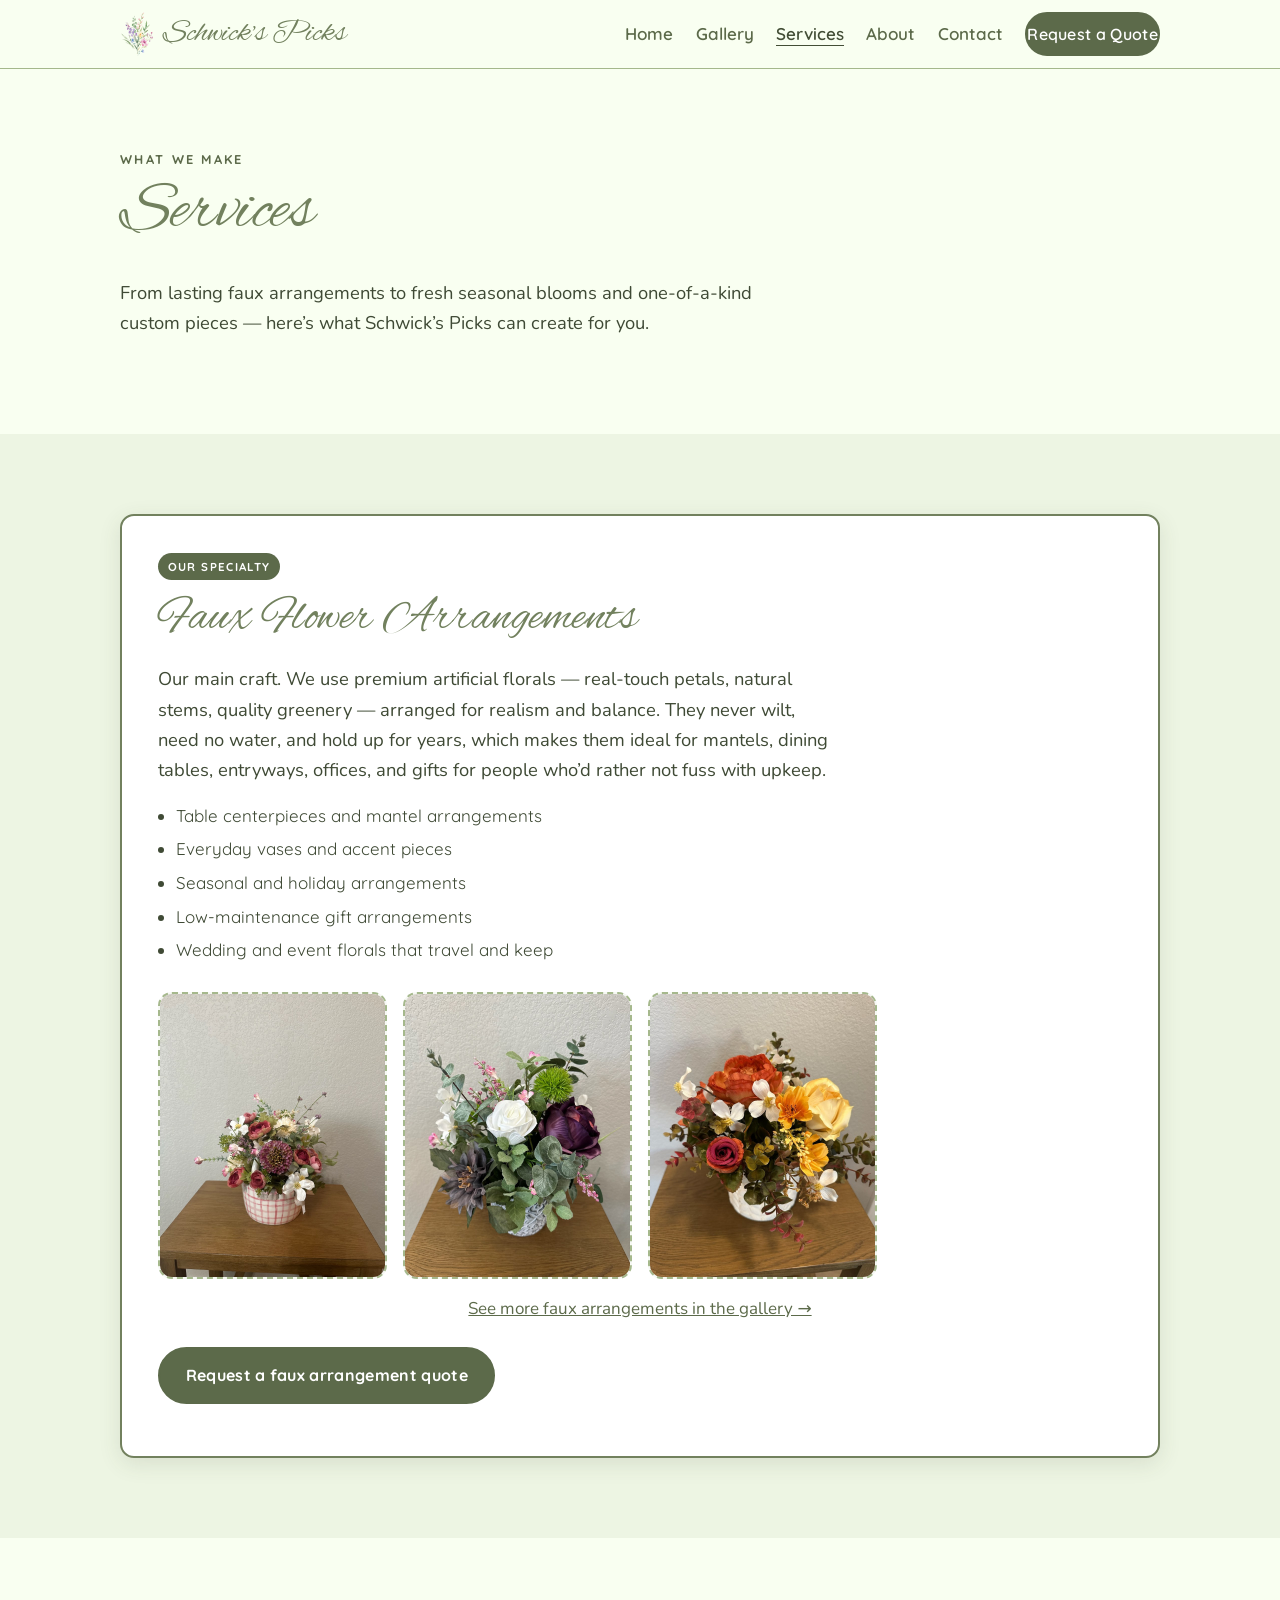
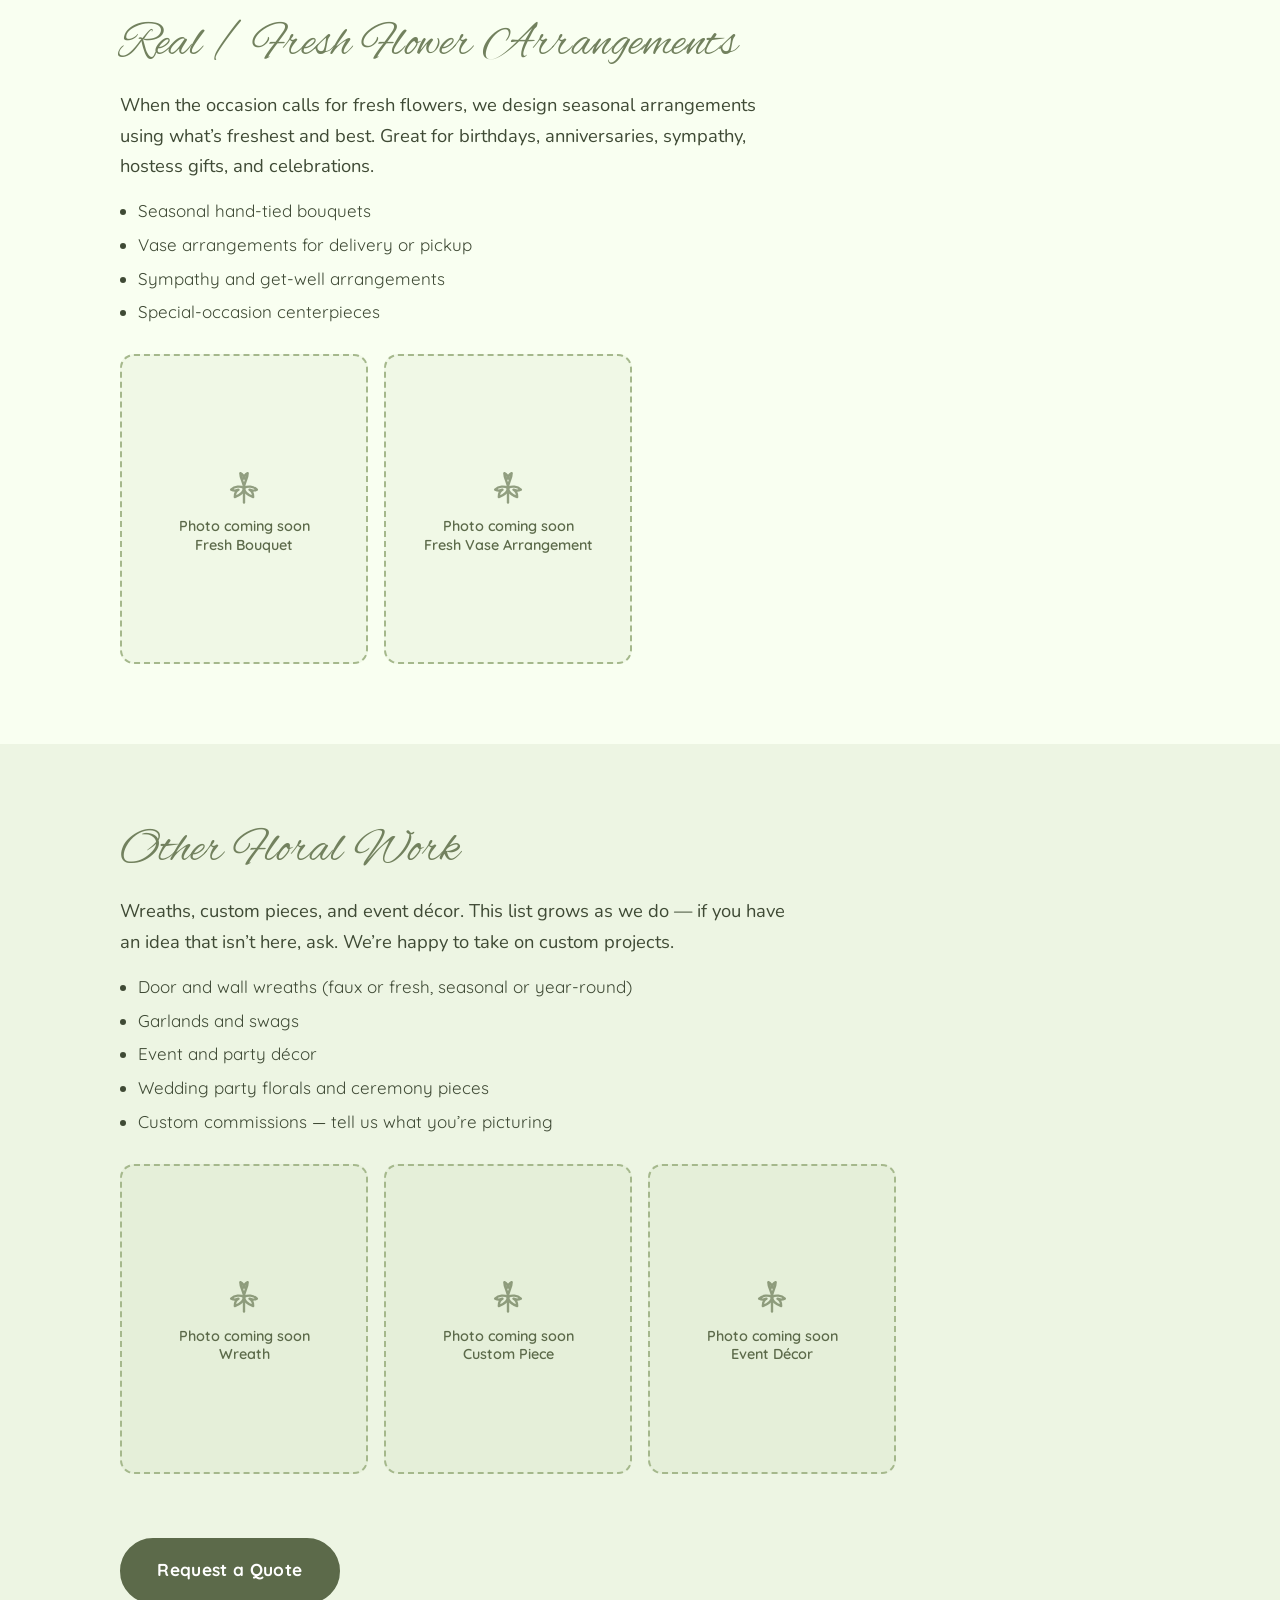
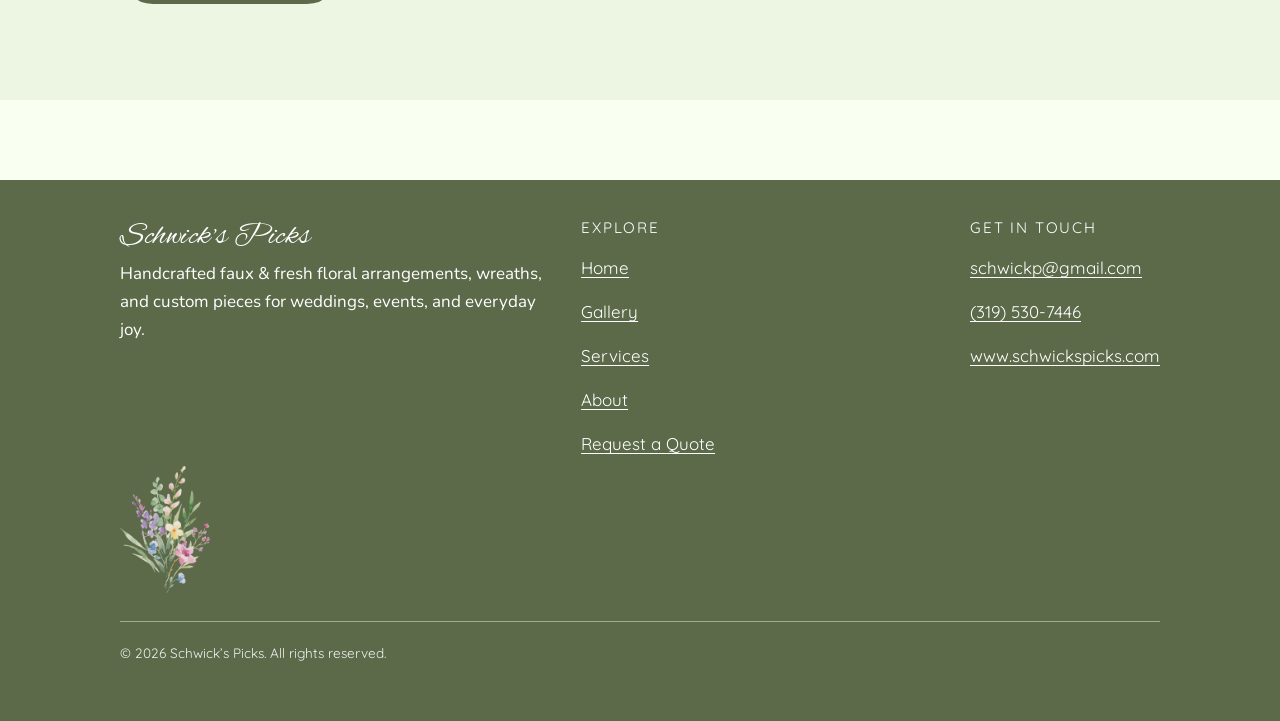
<file: services.html>
<!DOCTYPE html>
<html lang="en">
<head>
  <meta charset="UTF-8">
  <meta name="viewport" content="width=device-width, initial-scale=1">
  <title>Services — Schwick's Picks</title>
  <meta name="description" content="Faux flower arrangements are our specialty, alongside fresh floral arrangements, wreaths, custom pieces, and event décor from Schwick's Picks.">

  <meta property="og:type" content="website">
  <meta property="og:title" content="Services — Schwick's Picks">
  <meta property="og:description" content="Faux flower arrangements, fresh florals, wreaths, custom pieces, and event décor.">
  <meta property="og:image" content="assets/img/branding/schwicks-picks-floral.png">
  <meta property="og:site_name" content="Schwick's Picks">
  <meta name="twitter:card" content="summary">

  <link rel="icon" href="assets/img/branding/favicon.png" sizes="32x32" type="image/png">
  <link rel="apple-touch-icon" href="assets/img/branding/favicon-180.png">

  <link rel="preconnect" href="https://fonts.googleapis.com">
  <link rel="preconnect" href="https://fonts.gstatic.com" crossorigin>
  <link href="https://fonts.googleapis.com/css2?family=Alex+Brush&amp;family=Nunito:wght@400;600;700&amp;family=Quicksand:wght@500;600;700&amp;display=swap" rel="stylesheet">

  <link rel="stylesheet" href="styles.css">
</head>
<body>
  <a class="skip-link" href="#main">Skip to content</a>

  <!-- ===== Shared header (keep in sync across all pages) ===== -->
  <header class="site-header">
    <div class="container site-header__inner">
      <a class="brand" href="index.html">
        <img class="brand__mark" src="assets/img/branding/schwicks-picks-floral.png" alt="" width="34" height="44">
        <span class="brand__name">Schwick&rsquo;s Picks</span>
      </a>
      <button class="nav-toggle" type="button" aria-expanded="false" aria-controls="site-nav">
        <span class="visually-hidden">Menu</span>
        <span class="nav-toggle__bar"></span>
        <span class="nav-toggle__bar"></span>
        <span class="nav-toggle__bar"></span>
      </button>
      <nav class="site-nav" id="site-nav" aria-label="Primary">
        <ul>
          <li><a href="index.html">Home</a></li>
          <li><a href="gallery.html">Gallery</a></li>
          <li><a href="services.html" aria-current="page">Services</a></li>
          <li><a href="about.html">About</a></li>
          <li><a href="quote.html#contact">Contact</a></li>
          <li><a class="btn" href="quote.html">Request a Quote</a></li>
        </ul>
      </nav>
    </div>
  </header>

  <main id="main">

    <section class="section">
      <div class="container">
        <p class="eyebrow">What we make</p>
        <h1>Services</h1>
        <p class="lead">From lasting faux arrangements to fresh seasonal blooms and one-of-a-kind custom pieces &mdash; here&rsquo;s what Schwick&rsquo;s Picks can create for you.</p>
      </div>
    </section>

    <!-- ===== Faux (lead offering) ===== -->
    <section class="section section--tint" id="faux">
      <div class="container">
        <div class="service-block service-block__lead">
          <span class="badge">Our specialty</span>
          <h2>Faux Flower Arrangements</h2>
          <p class="lead">
            Our main craft. We use premium artificial florals &mdash; real-touch petals, natural stems, quality greenery &mdash;
            arranged for realism and balance. They never wilt, need no water, and hold up for years, which makes them ideal
            for mantels, dining tables, entryways, offices, and gifts for people who&rsquo;d rather not fuss with upkeep.
          </p>
          <ul class="service-list">
            <li>Table centerpieces and mantel arrangements</li>
            <li>Everyday vases and accent pieces</li>
            <li>Seasonal and holiday arrangements</li>
            <li>Low-maintenance gift arrangements</li>
            <li>Wedding and event florals that travel and keep</li>
          </ul>

          <div class="gallery-grid" style="margin-top:1.75rem;">
            <figure class="gallery-figure">
              <div class="photo-ph">
                <img class="photo-ph__img" src="assets/img/gallery/faux-04.jpg" alt="Faux flower arrangement by Schwick&rsquo;s Picks" loading="lazy" width="900" height="1200">
              </div>
            </figure>
            <figure class="gallery-figure">
              <div class="photo-ph">
                <img class="photo-ph__img" src="assets/img/gallery/faux-05.jpg" alt="Faux flower arrangement by Schwick&rsquo;s Picks" loading="lazy" width="900" height="1200">
              </div>
            </figure>
            <figure class="gallery-figure">
              <div class="photo-ph">
                <img class="photo-ph__img" src="assets/img/gallery/faux-07.jpg" alt="Faux flower arrangement by Schwick&rsquo;s Picks" loading="lazy" width="900" height="1200">
              </div>
            </figure>
          </div>
          <p class="center" style="margin-top:1rem;"><a href="gallery.html">See more faux arrangements in the gallery &rarr;</a></p>

          <p style="margin-top:1.5rem;"><a class="btn" href="quote.html">Request a faux arrangement quote</a></p>
        </div>
      </div>
    </section>

    <!-- ===== Real / fresh ===== -->
    <section class="section" id="real">
      <div class="container">
        <div class="service-block">
          <h2>Real / Fresh Flower Arrangements</h2>
          <p class="lead">
            When the occasion calls for fresh flowers, we design seasonal arrangements using what&rsquo;s freshest and best.
            Great for birthdays, anniversaries, sympathy, hostess gifts, and celebrations.
          </p>
          <ul class="service-list">
            <li>Seasonal hand-tied bouquets</li>
            <li>Vase arrangements for delivery or pickup</li>
            <li>Sympathy and get-well arrangements</li>
            <li>Special-occasion centerpieces</li>
          </ul>

          <div class="gallery-grid" style="margin-top:1.75rem;">
            <!-- Owner: drop in assets/img/gallery/real-01.jpg -->
            <figure class="gallery-figure">
              <div class="photo-ph">
                <img class="ph-glyph" src="assets/img/branding/sprig.svg" alt="" aria-hidden="true">
                <span class="photo-ph__caption">Photo coming soon<br>Fresh Bouquet</span>
              </div>
            </figure>
            <!-- Owner: drop in assets/img/gallery/real-02.jpg -->
            <figure class="gallery-figure">
              <div class="photo-ph">
                <img class="ph-glyph" src="assets/img/branding/sprig.svg" alt="" aria-hidden="true">
                <span class="photo-ph__caption">Photo coming soon<br>Fresh Vase Arrangement</span>
              </div>
            </figure>
          </div>
        </div>
      </div>
    </section>

    <!-- ===== Other work (flexible / expandable) ===== -->
    <section class="section section--tint" id="other">
      <div class="container">
        <div class="service-block">
          <h2>Other Floral Work</h2>
          <p class="lead">
            Wreaths, custom pieces, and event d&eacute;cor. This list grows as we do &mdash; if you have an idea that isn&rsquo;t
            here, ask. We&rsquo;re happy to take on custom projects.
          </p>
          <ul class="service-list">
            <li>Door and wall wreaths (faux or fresh, seasonal or year-round)</li>
            <li>Garlands and swags</li>
            <li>Event and party d&eacute;cor</li>
            <li>Wedding party florals and ceremony pieces</li>
            <li>Custom commissions &mdash; tell us what you&rsquo;re picturing</li>
            <!-- Owner: add new service items here as offerings expand -->
          </ul>

          <div class="gallery-grid" style="margin-top:1.75rem;">
            <!-- Owner: drop in assets/img/gallery/other-01.jpg -->
            <figure class="gallery-figure">
              <div class="photo-ph">
                <img class="ph-glyph" src="assets/img/branding/sprig.svg" alt="" aria-hidden="true">
                <span class="photo-ph__caption">Photo coming soon<br>Wreath</span>
              </div>
            </figure>
            <!-- Owner: drop in assets/img/gallery/other-02.jpg -->
            <figure class="gallery-figure">
              <div class="photo-ph">
                <img class="ph-glyph" src="assets/img/branding/sprig.svg" alt="" aria-hidden="true">
                <span class="photo-ph__caption">Photo coming soon<br>Custom Piece</span>
              </div>
            </figure>
            <!-- Owner: drop in assets/img/gallery/other-03.jpg -->
            <figure class="gallery-figure">
              <div class="photo-ph">
                <img class="ph-glyph" src="assets/img/branding/sprig.svg" alt="" aria-hidden="true">
                <span class="photo-ph__caption">Photo coming soon<br>Event D&eacute;cor</span>
              </div>
            </figure>
          </div>
        </div>

        <p style="margin-top:2rem;"><a class="btn btn--lg" href="quote.html">Request a Quote</a></p>
      </div>
    </section>

  </main>

  <!-- ===== Shared footer (keep in sync across all pages) ===== -->
  <footer class="site-footer">
    <div class="container">
      <div class="site-footer__grid">
        <div>
          <h2>Schwick&rsquo;s Picks</h2>
          <p>Handcrafted faux &amp; fresh floral arrangements, wreaths, and custom pieces for weddings, events, and everyday joy.</p>
          <!-- TODO: add service area, e.g. "Serving Eastern Iowa" -->
        </div>
        <div>
          <h3>Explore</h3>
          <ul>
            <li><a href="index.html">Home</a></li>
            <li><a href="gallery.html">Gallery</a></li>
            <li><a href="services.html">Services</a></li>
            <li><a href="about.html">About</a></li>
            <li><a href="quote.html">Request a Quote</a></li>
          </ul>
        </div>
        <div>
          <h3>Get in touch</h3>
          <ul>
            <li><a href="mailto:schwickp@gmail.com">schwickp@gmail.com</a></li>
            <li><a href="tel:+13195307446">(319) 530-7446</a></li>
            <li><a href="https://www.schwickspicks.com">www.schwickspicks.com</a></li>
          </ul>
        </div>
      </div>
      <img class="footer-art" src="assets/img/branding/schwicks-picks-floral.png" alt="" aria-hidden="true">
      <p class="footer-legal">&copy; <span id="year">2026</span> Schwick&rsquo;s Picks. All rights reserved.</p>
    </div>
  </footer>

  <script src="script.js"></script>
  <script>document.getElementById("year").textContent = new Date().getFullYear();</script>
</body>
</html>
</file>
<file: styles.css>
/* =========================================================================
   Schwick's Picks — shared stylesheet
   Plain CSS3, no build step. Mobile-first.
   ========================================================================= */

:root {
  /* Brand palette — sampled from the business card */
  --color-bg: #F9FFF1;        /* soft ivory/cream background */
  --color-primary: #72815E;   /* deep sage green — headings, nav, icons, buttons */
  --color-accent: #A5B88C;    /* lighter sage green — borders, hover states, dividers */
  --color-text: #3F4A35;      /* darker sage-gray — body paragraph text (WCAG AA on cream) */

  --color-surface: #FFFFFF;
  --color-primary-dark: #5C6A4A;     /* white text on this passes WCAG AA (5.8:1) — buttons, footer */
  --color-primary-darker: #434E36;   /* button hover / active */

  /* Typography */
  --font-script: "Alex Brush", "Segoe Script", cursive;
  --font-ui: "Quicksand", "Trebuchet MS", system-ui, sans-serif;
  --font-body: "Nunito", system-ui, -apple-system, "Segoe UI", sans-serif;

  --maxw: 1080px;
  --radius: 14px;
  --shadow: 0 6px 22px rgba(63, 74, 53, 0.12);
  --focus: 3px solid var(--color-primary-dark);
}

/* ---------- Reset-ish ---------- */
*,
*::before,
*::after { box-sizing: border-box; }

html { scroll-behavior: smooth; }

body {
  margin: 0;
  background: var(--color-bg);
  color: var(--color-text);
  font-family: var(--font-body);
  font-size: 1.0625rem;
  line-height: 1.65;
  -webkit-font-smoothing: antialiased;
}

img { max-width: 100%; display: block; }

a { color: var(--color-primary-dark); }
a:hover { color: var(--color-primary); }

/* Visible focus for keyboard users everywhere */
a:focus-visible,
button:focus-visible,
:focus-visible {
  outline: var(--focus);
  outline-offset: 2px;
  border-radius: 4px;
}

/* ---------- Headings ---------- */
h1, h2, h3 {
  font-family: var(--font-script);
  color: var(--color-primary);
  font-weight: 400;
  line-height: 1.1;
  margin: 0 0 0.4em;
  letter-spacing: 0.5px;
}
h1 { font-size: clamp(2.6rem, 8vw, 4.25rem); }
h2 { font-size: clamp(2rem, 5.5vw, 3rem); }
h3 { font-size: clamp(1.6rem, 4vw, 2.1rem); }

/* Small rounded-sans labels above script headings */
.eyebrow {
  font-family: var(--font-ui);
  text-transform: uppercase;
  letter-spacing: 0.18em;
  font-size: 0.8rem;
  font-weight: 700;
  color: var(--color-primary-dark);
  margin: 0 0 0.35rem;
}

p { margin: 0 0 1rem; }

/* ---------- Layout helpers ---------- */
.container {
  width: 100%;
  max-width: var(--maxw);
  margin-inline: auto;
  padding-inline: 1.25rem;
}

.section { padding-block: clamp(2.75rem, 8vw, 5rem); }
.section--tint { background: rgba(165, 184, 140, 0.14); }

.center { text-align: center; }

.visually-hidden {
  position: absolute !important;
  width: 1px; height: 1px;
  padding: 0; margin: -1px;
  overflow: hidden; clip: rect(0 0 0 0);
  white-space: nowrap; border: 0;
}

.skip-link {
  position: absolute;
  left: 0.5rem;
  top: -3rem;
  background: var(--color-primary-dark);
  color: #fff;
  padding: 0.6rem 1rem;
  border-radius: 8px;
  z-index: 200;
  transition: top 0.2s ease;
}
.skip-link:focus { top: 0.5rem; color: #fff; }

/* ---------- Buttons ---------- */
.btn {
  display: inline-block;
  font-family: var(--font-ui);
  font-weight: 700;
  font-size: 1rem;
  letter-spacing: 0.02em;
  text-decoration: none;
  padding: 0.85rem 1.6rem;
  border-radius: 999px;
  border: 2px solid var(--color-primary-dark);
  background: var(--color-primary-dark);
  color: #fff;
  cursor: pointer;
  transition: background 0.15s ease, border-color 0.15s ease, transform 0.15s ease;
}
.btn:hover {
  background: var(--color-primary-darker);
  border-color: var(--color-primary-darker);
  color: #fff;
  transform: translateY(-1px);
}
.btn--ghost {
  background: transparent;
  color: var(--color-primary-dark);
}
.btn--ghost:hover {
  background: var(--color-primary-dark);
  color: #fff;
}
.btn--lg { padding: 1.05rem 2.2rem; font-size: 1.08rem; }

/* ---------- Header / nav ---------- */
.site-header {
  position: sticky;
  top: 0;
  z-index: 100;
  background: rgba(249, 255, 241, 0.94);
  backdrop-filter: blur(6px);
  border-bottom: 1px solid var(--color-accent);
}
.site-header__inner {
  display: flex;
  align-items: center;
  justify-content: space-between;
  gap: 1rem;
  min-height: 68px;
}

.brand {
  display: inline-flex;
  align-items: center;
  gap: 0.55rem;
  text-decoration: none;
  color: var(--color-primary);
}
.brand__mark { width: 34px; height: 44px; object-fit: contain; }
.brand__name {
  font-family: var(--font-script);
  font-size: 2rem;
  line-height: 1;
  color: var(--color-primary);
}

.nav-toggle {
  display: inline-flex;
  flex-direction: column;
  justify-content: center;
  gap: 5px;
  width: 44px;
  height: 44px;
  padding: 0;
  background: transparent;
  border: 1px solid var(--color-primary-dark);
  border-radius: 10px;
}
.nav-toggle__bar {
  display: block;
  width: 22px;
  height: 2px;
  margin-inline: auto;
  background: var(--color-primary);
  transition: transform 0.2s ease, opacity 0.2s ease;
}
.nav-toggle[aria-expanded="true"] .nav-toggle__bar:nth-child(1) { transform: translateY(7px) rotate(45deg); }
.nav-toggle[aria-expanded="true"] .nav-toggle__bar:nth-child(2) { opacity: 0; }
.nav-toggle[aria-expanded="true"] .nav-toggle__bar:nth-child(3) { transform: translateY(-7px) rotate(-45deg); }

.site-nav ul {
  list-style: none;
  margin: 0;
  padding: 0;
}
.site-nav a {
  font-family: var(--font-ui);
  font-weight: 600;
  text-decoration: none;
  color: var(--color-primary-dark);
  display: block;
  padding: 0.6rem 0.2rem;
}
.site-nav a:hover {
  color: var(--color-primary-darker);
  text-decoration: underline;
  text-underline-offset: 5px;
}
.site-nav a[aria-current="page"] {
  color: var(--color-primary-darker);
  text-decoration: underline;
  text-underline-offset: 5px;
}

.site-nav .btn { color: #fff; }
.site-nav .btn[aria-current="page"] { text-decoration: none; }

/* Mobile: collapsed menu */
@media (max-width: 819px) {
  .site-nav {
    display: none;
    width: 100%;
    padding-bottom: 0.75rem;
  }
  .site-header__inner { flex-wrap: wrap; }
  .site-nav.is-open { display: block; }
  .site-nav ul { display: flex; flex-direction: column; gap: 0.15rem; }
  .site-nav li { border-top: 1px solid var(--color-accent); }
  .site-nav li:first-child { border-top: 0; }
  .site-nav .btn {
    display: inline-block;
    margin-top: 0.6rem;
  }
}

/* Desktop nav */
@media (min-width: 820px) {
  .nav-toggle { display: none; }
  .site-nav { display: block !important; }
  .site-nav ul { display: flex; align-items: center; gap: 1.4rem; }
  .site-nav a { padding: 0.4rem 0; }
}

/* ---------- Hero ---------- */
.hero {
  position: relative;
  overflow: hidden;
  padding-block: clamp(3rem, 10vw, 6rem);
}
.hero__grid {
  display: grid;
  gap: 1.5rem;
  align-items: center;
}
/* Mobile: lead with the words + CTA, art as an accent underneath */
.hero__copy { order: -1; }
.hero__art {
  justify-self: center;
  width: min(240px, 60vw);
  filter: drop-shadow(0 10px 20px rgba(63, 74, 53, 0.14));
}
.hero__tagline {
  font-family: var(--font-ui);
  font-size: clamp(1.05rem, 2.5vw, 1.3rem);
  color: var(--color-text);
  max-width: 40ch;
}
.hero__cta { margin-top: 1.25rem; display: flex; flex-wrap: wrap; gap: 0.8rem; }

@media (min-width: 820px) {
  .hero__grid { grid-template-columns: 1fr 0.85fr; }
  .hero__art { width: min(380px, 40vw); }
}

/* ---------- Cards ---------- */
.card-grid {
  display: grid;
  gap: 1.25rem;
  grid-template-columns: 1fr;
}
@media (min-width: 620px) {
  .card-grid { grid-template-columns: repeat(2, 1fr); }
}
@media (min-width: 900px) {
  .card-grid--3 { grid-template-columns: repeat(3, 1fr); }
}

.offer-card {
  background: var(--color-surface);
  border: 1px solid var(--color-accent);
  border-radius: var(--radius);
  padding: 1.5rem;
  box-shadow: var(--shadow);
  display: flex;
  flex-direction: column;
}
.offer-card h3 { margin-bottom: 0.25rem; }
.offer-card p { font-size: 0.98rem; }
.offer-card .btn { margin-top: auto; align-self: flex-start; }

/* Lead card (Faux) gets extra visual weight */
.offer-card--lead {
  border-color: var(--color-primary);
  border-width: 2px;
  background: linear-gradient(180deg, rgba(165,184,140,0.16), var(--color-surface) 60%);
}
.offer-card--lead .badge { align-self: flex-start; }
@media (min-width: 900px) {
  .offer-card--lead { grid-column: span 1; }
}

.badge {
  display: inline-block;
  font-family: var(--font-ui);
  font-weight: 700;
  font-size: 0.72rem;
  letter-spacing: 0.12em;
  text-transform: uppercase;
  color: #fff;
  background: var(--color-primary-dark);
  padding: 0.25rem 0.6rem;
  border-radius: 999px;
  margin-bottom: 0.75rem;
}

/* ---------- Photo placeholders ---------- */
/* Consistent 4:5 portrait so real photos drop in without reflow */
.photo-ph {
  position: relative;
  aspect-ratio: 4 / 5;
  border: 2px dashed var(--color-accent);
  border-radius: var(--radius);
  background: rgba(165, 184, 140, 0.10);
  display: flex;
  flex-direction: column;
  align-items: center;
  justify-content: center;
  text-align: center;
  padding: 1rem;
  color: var(--color-primary-dark);
  overflow: hidden;
}
.photo-ph .ph-glyph { width: 44px; height: 44px; opacity: 0.75; margin-bottom: 0.6rem; }
.photo-ph__caption {
  font-family: var(--font-ui);
  font-weight: 600;
  font-size: 0.9rem;
  line-height: 1.3;
}
/* When the owner adds a real photo, give the <img> class="photo-ph__img"
   and it will cover the box at the same 4:5 ratio. */
.photo-ph > .photo-ph__img {
  position: absolute;
  inset: 0;
  width: 100%;
  height: 100%;
  object-fit: cover;
}

.gallery-grid {
  display: grid;
  gap: 1rem;
  grid-template-columns: repeat(2, 1fr);
}
@media (min-width: 720px) {
  .gallery-grid { grid-template-columns: repeat(3, 1fr); }
}
@media (min-width: 980px) {
  .gallery-grid { grid-template-columns: repeat(4, 1fr); }
}
.gallery-figure { margin: 0; }
.gallery-figure figcaption {
  font-family: var(--font-ui);
  font-size: 0.85rem;
  margin-top: 0.4rem;
  color: var(--color-primary-dark);
}

/* ---------- Gallery filter ---------- */
.filter-bar {
  display: flex;
  flex-wrap: wrap;
  gap: 0.5rem;
  margin-bottom: 1.75rem;
}
.filter-btn {
  font-family: var(--font-ui);
  font-weight: 700;
  font-size: 0.9rem;
  padding: 0.55rem 1.1rem;
  border-radius: 999px;
  border: 2px solid var(--color-accent);
  background: transparent;
  color: var(--color-primary-dark);
  cursor: pointer;
}
.filter-btn:hover { border-color: var(--color-primary-dark); }
.filter-btn[aria-pressed="true"] {
  background: var(--color-primary-dark);
  border-color: var(--color-primary-dark);
  color: #fff;
}
.is-hidden { display: none !important; }

/* ---------- Services sections ---------- */
.service-block { margin-bottom: clamp(2.5rem, 7vw, 4rem); }
.service-block:last-child { margin-bottom: 0; }
.service-block__lead {
  background: var(--color-surface);
  border: 2px solid var(--color-primary);
  border-radius: var(--radius);
  padding: clamp(1.25rem, 4vw, 2.25rem);
  box-shadow: var(--shadow);
}
.service-list {
  font-family: var(--font-ui);
  padding-left: 1.1rem;
  margin: 0.5rem 0 0;
}
.service-list li { margin-bottom: 0.35rem; }

/* ---------- Quote page ---------- */
.quote-card {
  background: var(--color-surface);
  border: 1px solid var(--color-accent);
  border-radius: var(--radius);
  padding: clamp(1.5rem, 5vw, 2.5rem);
  box-shadow: var(--shadow);
  text-align: center;
}
.quote-card .btn { margin-block: 0.5rem 1rem; }
.contact-lines {
  font-family: var(--font-ui);
  font-weight: 600;
  list-style: none;
  padding: 0;
  margin: 1.25rem 0 0;
  display: grid;
  gap: 0.25rem;
}
.contact-lines a { display: inline-block; padding-block: 0.4rem; }

/* ---------- Footer ---------- */
.site-footer {
  background: var(--color-primary-dark);
  color: #fff;
  padding-block: 2.5rem;
  margin-top: clamp(2.5rem, 8vw, 5rem);
}
.site-footer a { color: #fff; text-decoration: underline; text-underline-offset: 3px; }
.site-footer a:hover { color: var(--color-bg); }
.site-footer__grid {
  display: grid;
  gap: 1.75rem;
  grid-template-columns: 1fr;
}
@media (min-width: 700px) {
  .site-footer__grid { grid-template-columns: 1.2fr 1fr auto; align-items: start; }
}
.site-footer h2 {
  color: #fff;
  font-size: 2rem;
  margin-bottom: 0.3rem;
}
.site-footer h3 {
  font-family: var(--font-ui);
  color: #fff;
  font-size: 0.95rem;
  text-transform: uppercase;
  letter-spacing: 0.12em;
  margin-bottom: 0.6rem;
}
.site-footer ul { list-style: none; margin: 0; padding: 0; }
.site-footer li { font-family: var(--font-ui); }
/* Roomier tap targets on touch screens */
.site-footer li a { display: inline-block; padding-block: 0.5rem; }
.site-footer .footer-art {
  width: 90px;
  opacity: 0.9;
  justify-self: start;
}
.footer-legal {
  font-family: var(--font-ui);
  font-size: 0.85rem;
  margin-top: 1.75rem;
  padding-top: 1.25rem;
  border-top: 1px solid var(--color-accent);
  opacity: 0.9;
}

/* ---------- Misc ---------- */
.lead { font-size: 1.15rem; max-width: 62ch; }
.stack > * + * { margin-top: 1rem; }
.narrow { max-width: 60ch; }

@media (prefers-reduced-motion: reduce) {
  html { scroll-behavior: auto; }
  * { transition: none !important; }
}
</file>
